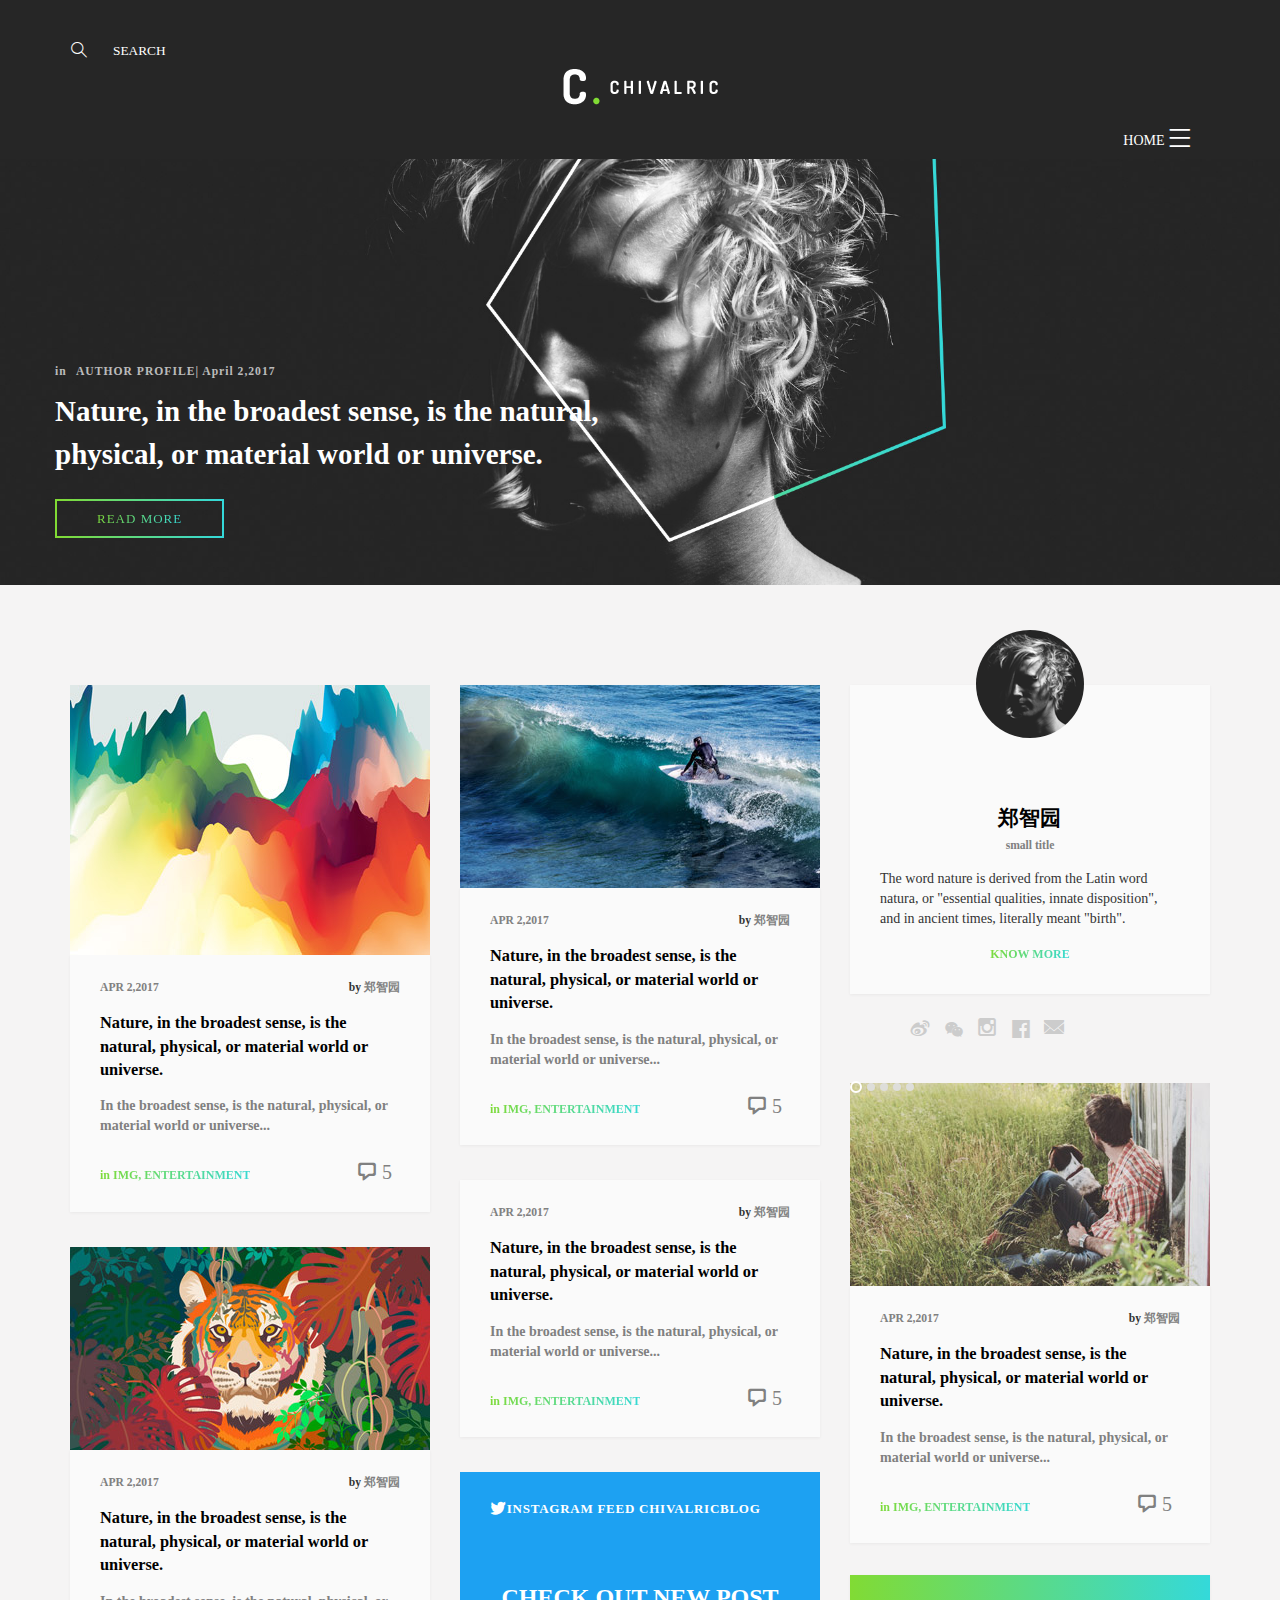
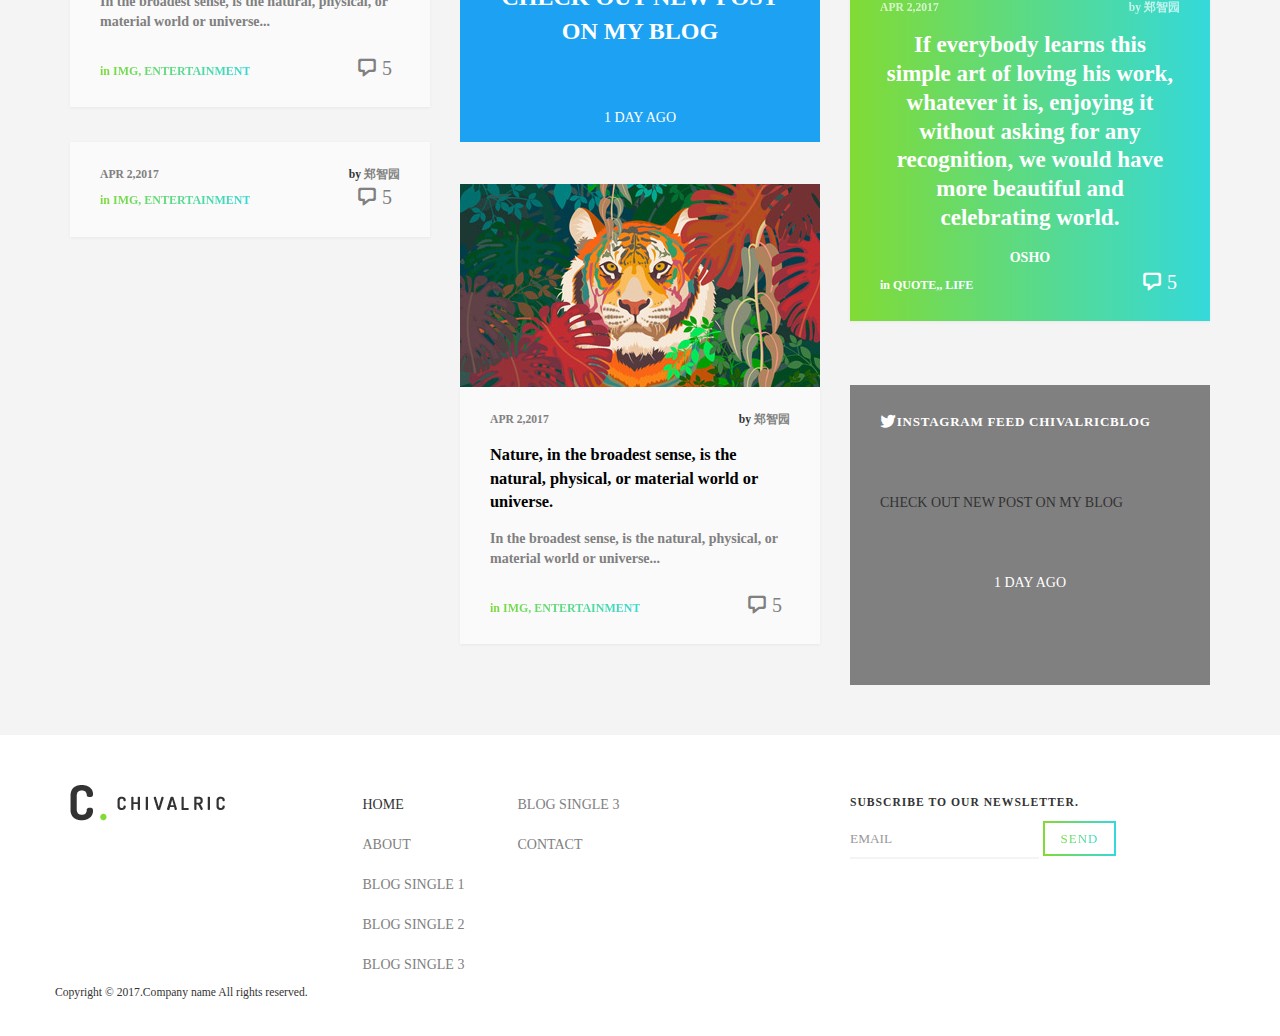
<file: index.html>
<!DOCTYPE html>
<html lang="en">
    <head>
        <meta charset="utf-8">
        <link rel="stylesheet" href="css/index.css">
        <link rel="stylesheet" href="css/12栅格化.css">
        <link rel="stylesheet" href="font/iconfont.css">
    </head>
    <style type="text/css">
       input{outline:none;}
</style>
    <body>
    
    <header class="header1">
    <div class="container">
    	<div class="top-header">
    		<div class="col-l-4 search col-m-4 " >
    			<form action="#" class="search-form">
    				<div class="input-group">
    					<i class="iconfont icon-search"></i>
    					<input type="search" class="form-control" placeholder="SEARCH" >
    				</div>
    			</form>
    		</div>

    		<div class="col-l-4 text-center col-m-4">
    			<a href="#"><img src="img/logo-white-green.png" alt=""></a>
    		</div>
    	  <div class="col-l-4 menu-trigger col-m-4">
    	  	<span class="activepage">HOME</span>
    	  	<i class="iconfont icon-liebiao
"></i>
    	  </div>
    	</div>
    </div>
    	
    </header>



    <header class="header2">
    <div class="container">
    	<div class="top-header">
    		<div class="col-l-4 search col-m-4 col-s-12 " >
    			<form action="#" class="search-form">
    				<div class="input-group">
    					<i class="iconfont icon-search"></i>
    					<input type="search" class="form-control" placeholder="SEARCH" >
    				</div>
    			</form>
    		</div>

    		<div class="col-l-4 text-center col-m-4 col-s-12 ">
    			<a href="#"><img src="img/logo-white-green.png" alt=""></a>
    		</div>
    	  <div class="col-l-4 menu-trigger col-m-4 col-s-12 ">
    	  	<span class="activepage">HOME</span>
    	  	<i class="iconfont icon-liebiao
"></i>
    	  </div>
    	</div>
    </div>
    	
    </header>


    <section class="banner">
    <div class="owl-prev">
    	<i class="iconfont icon-chevron-copy"></i>
    </div>
    <div class="owl-prev1">
    	<i class="iconfont icon-jiantou"></i>
    </div>
        	<div class="itempost">
        	<img src="img/featured-posts/1.jpg" alt="">
        	<div class="post-content">
        	<div class="container">
        		<h5 class="postmeta">
        		<i>in</i>
        		<a href="#">AUTHOR PROFILE</a>| <a href="#">April 2,2017</a>	</h5>
        		<h2>
        		<a href="#" class="anormal">
        		Nature, in the broadest sense, is the natural, physical, or material world or universe.
        		</a>	
        		</h2>
        		<a href="#" class="btn btn-primary"><span class="btnspan">READ MORE</span></a>
        	</div>
        	</div>
        	</div>

    </section>

    <section class="content-wrap position" >
    	<div class="container">
            <div class="row">
            <article class="col-l-4 post" style="position: absolute; left: 0px; top: 0px;">
    				<div class="post-wrapper">
    					<div class="featured-content">
    						<a href="#">
    							<img src="img/posts/masonry/1.jpg" alt="">
    						</a>
    					</div>
    				</div>
    				<div class="post-excerpt">
    					<h5 class="postmeta">
    						<a href="#" class="date">
    							APR 2,2017
    						</a>
    						<span class="post-author">
    							<i>by</i> <a href="#">郑智园</a>
    						</span>
    					</h5>
    					<h3 class="posttitle">
    						<a href="#">Nature, in the broadest sense, is the natural, physical, or material world or universe.</a></h3>
    						<p>In the broadest sense, is the natural, physical, or material world or universe...</p>
    					    <footer class="row1">
    					    	<h5 class="taxonomy">
    					    		<i>in</i> 
    					    		<a href="#">IMG</a>,
    					    		<a href="#">ENTERTAINMENT</a>
    					    	</h5> <div class="response-count">
    					    	<i class="iconfont icon-duihuakuang"></i> 5
    					    </div>
    					    </footer>
    					   
    				</div>
    			</article>




            <article class="col-l-4 surfing" style="position: absolute; left: 390px; top: 0px;">
    				<div class="post-wrapper ">
    					<div class="featured-content">
    						<a href="#">
    							<img src="img/posts/masonry/2.jpg" alt="">
    						</a>
    					</div>
    				</div>
    				<div class="post-excerpt ">
    					<h5 class="postmeta">
    						<a href="#" class="date">
    							APR 2,2017
    						</a>
    						<span class="post-author">
    							<i>by</i> <a href="#">郑智园</a>
    						</span>
    					</h5>
    					<h3 class="posttitle">
    						<a href="#">Nature, in the broadest sense, is the natural, physical, or material world or universe.</a></h3>
    						<p>In the broadest sense, is the natural, physical, or material world or universe...</p>
    					    <footer class="row1">
    					    	<h5 class="taxonomy">
    					    		<i>in</i> 
    					    		<a href="#">IMG</a>,
    					    		<a href="#">ENTERTAINMENT</a>
    					    	</h5> <div class="response-count">
    					    	<i class="iconfont icon-duihuakuang"></i> 5
    					    </div>
    					    </footer>
    					   
    				</div>
    			</article>
            

            <aside class="col-l-4 widget-author" style="position: absolute; left: 780px; top: 0px;" >
            	<div class="widget-author-inner">
            		<div class="author-avatar">
            			<a href="#">
            			<img src="img/author.png" alt="" class="imgcircle">
            			</a>
            		</div>
            		<a href="#">
            			<h2 class="authorname">
            				郑智园
            			</h2>
            			<h5 class="authortitle">
            				small title
            			</h5>
            			</a>
            			<p>
            				The word nature is derived from the Latin word natura, or "essential qualities, innate disposition", and in ancient times, literally meant "birth".
            			</p>
                        <a href="#" class="know-more">KNOW MORE</a>
            		
            	</div>
            	<ul class="social-nav">
            		<li>
            		<a href="#"><i class="iconfont icon-unie61d"></i></a>
            		</li>
            		<li>
            		<a href="#"><i class="iconfont icon-weixin"></i></a>
            		</li>
            		<li>
            		<a href="#"><i class="iconfont icon-instagram"></i></a>
            		</li>
            		<li>
            		<a href="#"><i class="iconfont icon-facebook"></i></a>
            		</li>
            		<li>
            		<a href="#"><i class="iconfont icon-email"></i></a>
            		</li>
            		
            	</ul>
            </aside>

    		<article class="col-l-4 post-format-video" style="position: absolute; left: 780px; top: 398px;">
    				<div class="owl-controls">
    					<ul>
    						<li></li>
    						<li></li>
    						<li></li>
    						<li></li>
    						<li></li>
    					</ul>
    				</div>
    				<div class="featured-content">
    						<div class="post-wrapper">
    					
    						<a href="#">
    							<img src="img/posts/masonry/3.jpg" alt="">
    						</a>
    					</div>

    				</div>
    				
    				<div class="post-excerpt">
    					<h5 class="postmeta">
    						<a href="#" class="date">
    							APR 2,2017
    						</a>
    						<span class="post-author">
    							<i>by</i> <a href="#">郑智园</a>
    						</span>
    					</h5>
    					<h3 class="posttitle">
    						<a href="#">Nature, in the broadest sense, is the natural, physical, or material world or universe.</a></h3>
    						<p>In the broadest sense, is the natural, physical, or material world or universe...</p>
    					    <footer class="row1">
    					    	<h5 class="taxonomy">
    					    		<i>in</i> 
    					    		<a href="#">IMG</a>,
    					    		<a href="#">ENTERTAINMENT</a>
    					    	</h5> <div class="response-count">
    					    	<i class="iconfont icon-duihuakuang"></i> 5
    					    </div>
    					    </footer>
    					   
    				</div>
    			</article>
    			<article class="col-l-4 post-format-gallery" style="position: absolute; left: 0px; top: 562px;">
    				<div class="post-wrapper">
    					<div class="featured-content">
    						<a href="#">
    							<img src="img/posts/masonry/4.jpg" alt="">
    						</a>
    					</div>
    				</div>
    				<div class="post-excerpt">
    					<h5 class="postmeta">
    						<a href="#" class="date">
    							APR 2,2017
    						</a>
    						<span class="post-author">
    							<i>by</i> <a href="#">郑智园</a>
    						</span>
    					</h5>
    					<h3 class="posttitle">
    						<a href="#">Nature, in the broadest sense, is the natural, physical, or material world or universe.</a></h3>
    						<p>In the broadest sense, is the natural, physical, or material world or universe...</p>
    					    <footer class="row1">
    					    	<h5 class="taxonomy">
    					    		<i>in</i> 
    					    		<a href="#">IMG</a>,
    					    		<a href="#">ENTERTAINMENT</a>
    					    	</h5> <div class="response-count">
    					    	<i class="iconfont icon-duihuakuang"></i> 5
    					    </div>
    					    </footer>
    					   
    				</div>
    			</article>
    			<article class="col-l-4 post-format-text" style="position: absolute; left: 390px; top: 495px;">
    				<div class="post-excerpt">
    					<h5 class="postmeta">
    						<a href="#" class="date">
    							APR 2,2017
    						</a>
    						<span class="post-author">
    							<i>by</i> <a href="#">郑智园</a>
    						</span>
    					</h5>
    					<h3 class="posttitle">
    						<a href="#">Nature, in the broadest sense, is the natural, physical, or material world or universe.</a></h3>
    						<p>In the broadest sense, is the natural, physical, or material world or universe...</p>
    					    <footer class="row1">
    					    	<h5 class="taxonomy">
    					    		<i>in</i> 
    					    		<a href="#">IMG</a>,
    					    		<a href="#">ENTERTAINMENT</a>
    					    	</h5> <div class="response-count">
    					    	<i class="iconfont icon-duihuakuang"></i> 5
    					    </div>
    					    </footer>
    					   
    				</div>
    			</article>
    			
    			<article class="col-l-4 post-format-quote" style="position: absolute; left: 780px; top: 890px;">
    				<div class="post-excerpt">
    					<h5 class="postmeta">
    						<a href="#" class="date">
    							APR 2,2017
    						</a>
    						<span class="post-author">
    							<i>by</i> <a href="#">郑智园</a>
    						</span>
    					</h5>
    					<h3 class="posttitle">
    						If everybody learns this simple art of loving his work, whatever it is, enjoying it without asking for any recognition, we would have more beautiful and celebrating world.</h3>
    						<h5 class="quotemaker"><a href="#">osho</a></h5>
    						
    					    <footer class="row1">
    					    	<h5 class="taxonomy">
    					    		<i>in</i> 
    					    		<a href="#">QUOTE,</a>,
    					    		<a href="#">LIFE</a>
    					    	</h5> <div class="response-count">
    					    	<i class="iconfont icon-duihuakuang"></i> 5
    					    </div>
    					    </footer>
    					   
    				</div>
    			</article>	
    			<aside class="col-l-4 widget-twitter" style="position: absolute; left: 390px; top: 787px;">
        	<div class="widget-twitter-inner">
        		<h5 class="widget-meta">
        			<i class="iconfont icon-Twitter"></i>instagram feed chivalricblog
        		</h5>
        		<div class="tweet-texts">
        			<br><br><br>
        			<p>Check out new post on my blog</p>
        		</div>
        		<div class="timepast">
        			<br><br><br>1 DAY AGO
        		</div>
        	</div>
        </aside>
    			<article class="col-l-4 post-format-link" style="position: absolute; left: 0px; top: 1057px;" >
    				<div class="post-excerpt">
    					<h5 class="postmeta">
    						<a href="#" class="date">
    							APR 2,2017
    						</a>
    						<span class="post-author">
    							<i>by</i> <a href="#">郑智园</a>
    						</span>
    					</h5>
    					    <footer class="row1">
    					    	<h5 class="taxonomy">
    					    		<i>in</i> 
    					    		<a href="#">IMG</a>,
    					    		<a href="#">ENTERTAINMENT</a>
    					    	</h5> <div class="response-count">
    					    	<i class="iconfont icon-duihuakuang"></i> 5
    					    </div>
    					    </footer>
    					   
    				</div>
    			</article>

        


    	
        <article class="col-l-4 post-tiger" style="position: absolute; left: 390px; top: 1099px;">
    				<div class="post-wrapper ">
    					<div class="featured-content">
    						<a href="#">
    							<img src="img/posts/masonry/4.jpg" alt="">
    						</a>
    					</div>
    				</div>
    				<div class="post-excerpt ">
    					<h5 class="postmeta">
    						<a href="#" class="date">
    							APR 2,2017
    						</a>
    						<span class="post-author">
    							<i>by</i> <a href="#">郑智园</a>
    						</span>
    					</h5>
    					<h3 class="posttitle">
    						<a href="#">Nature, in the broadest sense, is the natural, physical, or material world or universe.</a></h3>
    						<p>In the broadest sense, is the natural, physical, or material world or universe...</p>
    					    <footer class="row1">
    					    	<h5 class="taxonomy">
    					    		<i>in</i> 
    					    		<a href="#">IMG</a>,
    					    		<a href="#">ENTERTAINMENT</a>
    					    	</h5> <div class="response-count">
    					    	<i class="iconfont icon-duihuakuang"></i> 5
    					    </div>
    					    </footer>
    					   
    				</div>
    			</article>
    			<aside class="col-l-4 widget-instagram" style="position: absolute; left: 780px; top: 1300px;" >
        	<div class="widget-instagram-inner">
        		<h5 class="widget-meta">
        			<i class="iconfont icon-Twitter"></i>instagram feed chivalricblog
        		</h5>
        		<div class="tweet-texts">
        			<br><br><br>
        			<p>Check out new post on my blog</p>
        		</div>
        		<div class="timepast">
        			<br><br><br>1 DAY AGO
        		</div>
        	</div>
        </aside>

    		</div>
    		
    			
    		
    	</div>
    </section>






     <section class="content-wrap reposition1">
    	<div class="container">
            <div class="row">
            <article class="col-l-4 post" style="position: absolute; left: 0px; top: 0px;">
    				<div class="post-wrapper">
    					<div class="featured-content">
    						<a href="#">
    							<img src="img/posts/masonry/1.jpg" alt="">
    						</a>
    					</div>
    				</div>
    				<div class="post-excerpt">
    					<h5 class="postmeta">
    						<a href="#" class="date">
    							APR 2,2017
    						</a>
    						<span class="post-author">
    							<i>by</i> <a href="#">郑智园</a>
    						</span>
    					</h5>
    					<h3 class="posttitle">
    						<a href="#">Nature, in the broadest sense, is the natural, physical, or material world or universe.</a></h3>
    						<p>In the broadest sense, is the natural, physical, or material world or universe...</p>
    					    <footer class="row1">
    					    	<h5 class="taxonomy">
    					    		<i>in</i> 
    					    		<a href="#">IMG</a>,
    					    		<a href="#">ENTERTAINMENT</a>
    					    	</h5> <div class="response-count">
    					    	<i class="iconfont icon-duihuakuang"></i> 5
    					    </div>
    					    </footer>
    					   
    				</div>
    			</article>




            <article class="col-l-4 surfing" style="position: absolute; left: 323px; top: 0px;">
    				<div class="post-wrapper ">
    					<div class="featured-content">
    						<a href="#">
    							<img src="img/posts/masonry/2.jpg" alt="">
    						</a>
    					</div>
    				</div>
    				<div class="post-excerpt ">
    					<h5 class="postmeta">
    						<a href="#" class="date">
    							APR 2,2017
    						</a>
    						<span class="post-author">
    							<i>by</i> <a href="#">郑智园</a>
    						</span>
    					</h5>
    					<h3 class="posttitle">
    						<a href="#">Nature, in the broadest sense, is the natural, physical, or material world or universe.</a></h3>
    						<p>In the broadest sense, is the natural, physical, or material world or universe...</p>
    					    <footer class="row1">
    					    	<h5 class="taxonomy">
    					    		<i>in</i> 
    					    		<a href="#">IMG</a>,
    					    		<a href="#">ENTERTAINMENT</a>
    					    	</h5> <div class="response-count">
    					    	<i class="iconfont icon-duihuakuang"></i> 5
    					    </div>
    					    </footer>
    					   
    				</div>
    			</article>
            

            <aside class="col-l-4 widget-author" style="position: absolute; left: 646px; top: 0px;" >
            	<div class="widget-author-inner">
            		<div class="author-avatar">
            			<a href="#">
            			<img src="img/author.png" alt="" class="imgcircle">
            			</a>
            		</div>
            		<a href="#">
            			<h2 class="authorname">
            				郑智园
            			</h2>
            			<h5 class="authortitle">
            				small title
            			</h5>
            			</a>
            			<p>
            				The word nature is derived from the Latin word natura, or "essential qualities, innate disposition", and in ancient times, literally meant "birth".
            			</p>
                        <a href="#" class="know-more">KNOW MORE</a>
            		
            	</div>
            	<ul class="social-nav">
            		<li>
            		<a href="#"><i class="iconfont icon-unie61d"></i></a>
            		</li>
            		<li>
            		<a href="#"><i class="iconfont icon-weixin"></i></a>
            		</li>
            		<li>
            		<a href="#"><i class="iconfont icon-instagram"></i></a>
            		</li>
            		<li>
            		<a href="#"><i class="iconfont icon-facebook"></i></a>
            		</li>
            		<li>
            		<a href="#"><i class="iconfont icon-email"></i></a>
            		</li>
            		
            	</ul>
            </aside>

    		<article class="col-l-4 post-format-video" style="position: absolute; left: 646px; top: 419px;">
    				<div class="owl-controls">
    					<ul>
    						<li></li>
    						<li></li>
    						<li></li>
    						<li></li>
    						<li></li>
    					</ul>
    				</div>
    				<div class="featured-content">
    						<div class="post-wrapper">
    					
    						<a href="#">
    							<img src="img/posts/masonry/3.jpg" alt="">
    						</a>
    					</div>

    				</div>
    				
    				<div class="post-excerpt">
    					<h5 class="postmeta">
    						<a href="#" class="date">
    							APR 2,2017
    						</a>
    						<span class="post-author">
    							<i>by</i> <a href="#">郑智园</a>
    						</span>
    					</h5>
    					<h3 class="posttitle">
    						<a href="#">Nature, in the broadest sense, is the natural, physical, or material world or universe.</a></h3>
    						<p>In the broadest sense, is the natural, physical, or material world or universe...</p>
    					    <footer class="row1">
    					    	<h5 class="taxonomy">
    					    		<i>in</i> 
    					    		<a href="#">IMG</a>,
    					    		<a href="#">ENTERTAINMENT</a>
    					    	</h5> <div class="response-count">
    					    	<i class="iconfont icon-duihuakuang"></i> 5
    					    </div>
    					    </footer>
    					   
    				</div>
    			</article>
    			<article class="col-l-4 post-format-gallery" style="position: absolute; left: 0px; top: 592px;">
    				<div class="post-wrapper">
    					<div class="featured-content">
    						<a href="#">
    							<img src="img/posts/masonry/4.jpg" alt="">
    						</a>
    					</div>
    				</div>
    				<div class="post-excerpt">
    					<h5 class="postmeta">
    						<a href="#" class="date">
    							APR 2,2017
    						</a>
    						<span class="post-author">
    							<i>by</i> <a href="#">郑智园</a>
    						</span>
    					</h5>
    					<h3 class="posttitle">
    						<a href="#">Nature, in the broadest sense, is the natural, physical, or material world or universe.</a></h3>
    						<p>In the broadest sense, is the natural, physical, or material world or universe...</p>
    					    <footer class="row1">
    					    	<h5 class="taxonomy">
    					    		<i>in</i> 
    					    		<a href="#">IMG</a>,
    					    		<a href="#">ENTERTAINMENT</a>
    					    	</h5> <div class="response-count">
    					    	<i class="iconfont icon-duihuakuang"></i> 5
    					    </div>
    					    </footer>
    					   
    				</div>
    			</article>
    			<article class="col-l-4 post-format-text" style="position: absolute; left: 323px; top: 536px;">
    				<div class="post-excerpt">
    					<h5 class="postmeta">
    						<a href="#" class="date">
    							APR 2,2017
    						</a>
    						<span class="post-author">
    							<i>by</i> <a href="#">郑智园</a>
    						</span>
    					</h5>
    					<h3 class="posttitle">
    						<a href="#">Nature, in the broadest sense, is the natural, physical, or material world or universe.</a></h3>
    						<p>In the broadest sense, is the natural, physical, or material world or universe...</p>
    					    <footer class="row1">
    					    	<h5 class="taxonomy">
    					    		<i>in</i> 
    					    		<a href="#">IMG</a>,
    					    		<a href="#">ENTERTAINMENT</a>
    					    	</h5> <div class="response-count">
    					    	<i class="iconfont icon-duihuakuang"></i> 5
    					    </div>
    					    </footer>
    					   
    				</div>
    			</article>
    			
    			<article class="col-l-4 post-format-quote" style="position: absolute; left: 646px; top: 953px;">
    				<div class="post-excerpt">
    					<h5 class="postmeta">
    						<a href="#" class="date">
    							APR 2,2017
    						</a>
    						<span class="post-author">
    							<i>by</i> <a href="#">郑智园</a>
    						</span>
    					</h5>
    					<h3 class="posttitle">
    						If everybody learns this simple art of loving his work, whatever it is, enjoying it without asking for any recognition, we would have more beautiful and celebrating world.</h3>
    						<h5 class="quotemaker"><a href="#">osho</a></h5>
    						
    					    <footer class="row1">
    					    	<h5 class="taxonomy">
    					    		<i>in</i> 
    					    		<a href="#">QUOTE,</a>,
    					    		<a href="#">LIFE</a>
    					    	</h5> <div class="response-count">
    					    	<i class="iconfont icon-duihuakuang"></i> 5
    					    </div>
    					    </footer>
    					   
    				</div>
    			</article>	
    			<aside class="col-l-4 widget-twitter" style="position: absolute; left: 323px; top: 897px;">
        	<div class="widget-twitter-inner">
        		<h5 class="widget-meta">
        			<i class="iconfont icon-Twitter"></i>instagram feed chivalricblog
        		</h5>
        		<div class="tweet-texts">
        			<br><br><br>
        			<p>Check out new post on my blog</p>
        		</div>
        		<div class="timepast">
        			<br><br><br>1 DAY AGO
        		</div>
        	</div>
        </aside>
    			<article class="col-l-4 post-format-link" style="position: absolute; left: 0px; top: 1067px;" >
    				<div class="post-excerpt">
    					<h5 class="postmeta">
    						<a href="#" class="date">
    							APR 2,2017
    						</a>
    						<span class="post-author">
    							<i>by</i> <a href="#">郑智园</a>
    						</span>
    					</h5>
    					    <footer class="row1">
    					    	<h5 class="taxonomy">
    					    		<i>in</i> 
    					    		<a href="#">IMG</a>,
    					    		<a href="#">ENTERTAINMENT</a>
    					    	</h5> <div class="response-count">
    					    	<i class="iconfont icon-duihuakuang"></i> 5
    					    </div>
    					    </footer>
    					   
    				</div>
    			</article>

        


    	
        <article class="col-l-4 post-tiger" style="position: absolute; left: 323px; top: 19px;">
    				<div class="post-wrapper ">
    					<div class="featured-content">
    						<a href="#">
    							<img src="img/posts/masonry/4.jpg" alt="">
    						</a>
    					</div>
    				</div>
    				<div class="post-excerpt ">
    					<h5 class="postmeta">
    						<a href="#" class="date">
    							APR 2,2017
    						</a>
    						<span class="post-author">
    							<i>by</i> <a href="#">郑智园</a>
    						</span>
    					</h5>
    					<h3 class="posttitle">
    						<a href="#">Nature, in the broadest sense, is the natural, physical, or material world or universe.</a></h3>
    						<p>In the broadest sense, is the natural, physical, or material world or universe...</p>
    					    <footer class="row1">
    					    	<h5 class="taxonomy">
    					    		<i>in</i> 
    					    		<a href="#">IMG</a>,
    					    		<a href="#">ENTERTAINMENT</a>
    					    	</h5> <div class="response-count">
    					    	<i class="iconfont icon-duihuakuang"></i> 5
    					    </div>
    					    </footer>
    					   
    				</div>
    			</article>
    			<aside class="col-l-4 widget-instagram" style="position: absolute; left: 0px; top: 1231px;" >
        	<div class="widget-instagram-inner">
        		<h5 class="widget-meta">
        			<i class="iconfont icon-Twitter"></i>instagram feed chivalricblog
        		</h5>
        		<div class="tweet-texts">
        			<br><br><br>
        			<p>Check out new post on my blog</p>
        		</div>
        		<div class="timepast">
        			<br><br><br>1 DAY AGO
        		</div>
        	</div>
        </aside>

    		</div>
    		
    			
    		
    	</div>
    </section>




    <section class="content-wrap reposition2">
    	<div class="container">
            <div class="row">
            <article class="col-l-6 post" style="position: absolute; left: 0px; top: 0px;">
    				<div class="post-wrapper">
    					<div class="featured-content">
    						<a href="#">
    							<img src="img/posts/masonry/1.jpg" alt="">
    						</a>
    					</div>
    				</div>
    				<div class="post-excerpt">
    					<h5 class="postmeta">
    						<a href="#" class="date">
    							APR 2,2017
    						</a>
    						<span class="post-author">
    							<i>by</i> <a href="#">郑智园</a>
    						</span>
    					</h5>
    					<h3 class="posttitle">
    						<a href="#">Nature, in the broadest sense, is the natural, physical, or material world or universe.</a></h3>
    						<p>In the broadest sense, is the natural, physical, or material world or universe...</p>
    					    <footer class="row1">
    					    	<h5 class="taxonomy">
    					    		<i>in</i> 
    					    		<a href="#">IMG</a>,
    					    		<a href="#">ENTERTAINMENT</a>
    					    	</h5> <div class="response-count">
    					    	<i class="iconfont icon-duihuakuang"></i> 5
    					    </div>
    					    </footer>
    					   
    				</div>
    			</article>




            <article class="col-l-6 surfing" style="position: absolute; left: 375px; top: 0px;">
    				<div class="post-wrapper ">
    					<div class="featured-content">
    						<a href="#">
    							<img src="img/posts/masonry/2.jpg" alt="">
    						</a>
    					</div>
    				</div>
    				<div class="post-excerpt ">
    					<h5 class="postmeta">
    						<a href="#" class="date">
    							APR 2,2017
    						</a>
    						<span class="post-author">
    							<i>by</i> <a href="#">郑智园</a>
    						</span>
    					</h5>
    					<h3 class="posttitle">
    						<a href="#">Nature, in the broadest sense, is the natural, physical, or material world or universe.</a></h3>
    						<p>In the broadest sense, is the natural, physical, or material world or universe...</p>
    					    <footer class="row1">
    					    	<h5 class="taxonomy">
    					    		<i>in</i> 
    					    		<a href="#">IMG</a>,
    					    		<a href="#">ENTERTAINMENT</a>
    					    	</h5> <div class="response-count">
    					    	<i class="iconfont icon-duihuakuang"></i> 5
    					    </div>
    					    </footer>
    					   
    				</div>
    			</article>
            

            <aside class="col-l-6 widget-author" style="position: absolute; left: 375px; top: 556px;" >
            	<div class="widget-author-inner">
            		<div class="author-avatar">
            			<a href="#">
            			<img src="img/author.png" alt="" class="imgcircle">
            			</a>
            		</div>
            		<a href="#">
            			<h2 class="authorname">
            				郑智园
            			</h2>
            			<h5 class="authortitle">
            				small title
            			</h5>
            			</a>
            			<p>
            				The word nature is derived from the Latin word natura, or "essential qualities, innate disposition", and in ancient times, literally meant "birth".
            			</p>
                        <a href="#" class="know-more">KNOW MORE</a>
            		
            	</div>
            	<ul class="social-nav">
            		<li>
            		<a href="#"><i class="iconfont icon-unie61d"></i></a>
            		</li>
            		<li>
            		<a href="#"><i class="iconfont icon-weixin"></i></a>
            		</li>
            		<li>
            		<a href="#"><i class="iconfont icon-instagram"></i></a>
            		</li>
            		<li>
            		<a href="#"><i class="iconfont icon-facebook"></i></a>
            		</li>
            		<li>
            		<a href="#"><i class="iconfont icon-email"></i></a>
            		</li>
            		
            	</ul>
            </aside>

    		<article class="col-l-6 post-format-video" style="position: absolute; left: 0px; top: 580px;">
    				<div class="owl-controls">
    					<ul>
    						<li></li>
    						<li></li>
    						<li></li>
    						<li></li>
    						<li></li>
    					</ul>
    				</div>
    				<div class="featured-content">
    						<div class="post-wrapper">
    					
    						<a href="#">
    							<img src="img/posts/masonry/3.jpg" alt="">
    						</a>
    					</div>

    				</div>
    				
    				<div class="post-excerpt">
    					<h5 class="postmeta">
    						<a href="#" class="date">
    							APR 2,2017
    						</a>
    						<span class="post-author">
    							<i>by</i> <a href="#">郑智园</a>
    						</span>
    					</h5>
    					<h3 class="posttitle">
    						<a href="#">Nature, in the broadest sense, is the natural, physical, or material world or universe.</a></h3>
    						<p>In the broadest sense, is the natural, physical, or material world or universe...</p>
    					    <footer class="row1">
    					    	<h5 class="taxonomy">
    					    		<i>in</i> 
    					    		<a href="#">IMG</a>,
    					    		<a href="#">ENTERTAINMENT</a>
    					    	</h5> <div class="response-count">
    					    	<i class="iconfont icon-duihuakuang"></i> 5
    					    </div>
    					    </footer>
    					   
    				</div>
    			</article>
    			<article class="col-l-6 post-format-gallery" style="position: absolute; left: 0px; top: 1045px;">
    				<div class="post-wrapper">
    					<div class="featured-content">
    						<a href="#">
    							<img src="img/posts/masonry/4.jpg" alt="">
    						</a>
    					</div>
    				</div>
    				<div class="post-excerpt">
    					<h5 class="postmeta">
    						<a href="#" class="date">
    							APR 2,2017
    						</a>
    						<span class="post-author">
    							<i>by</i> <a href="#">郑智园</a>
    						</span>
    					</h5>
    					<h3 class="posttitle">
    						<a href="#">Nature, in the broadest sense, is the natural, physical, or material world or universe.</a></h3>
    						<p>In the broadest sense, is the natural, physical, or material world or universe...</p>
    					    <footer class="row1">
    					    	<h5 class="taxonomy">
    					    		<i>in</i> 
    					    		<a href="#">IMG</a>,
    					    		<a href="#">ENTERTAINMENT</a>
    					    	</h5> <div class="response-count">
    					    	<i class="iconfont icon-duihuakuang"></i> 5
    					    </div>
    					    </footer>
    					   
    				</div>
    			</article>
    			<article class="col-l-6 post-format-text" style="position: absolute; left: 375px; top: 954px;">
    				<div class="post-excerpt">
    					<h5 class="postmeta">
    						<a href="#" class="date">
    							APR 2,2017
    						</a>
    						<span class="post-author">
    							<i>by</i> <a href="#">郑智园</a>
    						</span>
    					</h5>
    					<h3 class="posttitle">
    						<a href="#">Nature, in the broadest sense, is the natural, physical, or material world or universe.</a></h3>
    						<p>In the broadest sense, is the natural, physical, or material world or universe...</p>
    					    <footer class="row1">
    					    	<h5 class="taxonomy">
    					    		<i>in</i> 
    					    		<a href="#">IMG</a>,
    					    		<a href="#">ENTERTAINMENT</a>
    					    	</h5> <div class="response-count">
    					    	<i class="iconfont icon-duihuakuang"></i> 5
    					    </div>
    					    </footer>
    					   
    				</div>
    			</article>
    			
    			<article class="col-l-6 post-format-quote" style="position: absolute; left:375px; top: 1270px;">
    				<div class="post-excerpt">
    					<h5 class="postmeta">
    						<a href="#" class="date">
    							APR 2,2017
    						</a>
    						<span class="post-author">
    							<i>by</i> <a href="#">郑智园</a>
    						</span>
    					</h5>
    					<h3 class="posttitle">
    						If everybody learns this simple art of loving his work, whatever it is, enjoying it without asking for any recognition, we would have more beautiful and celebrating world.</h3>
    						<h5 class="quotemaker"><a href="#">osho</a></h5>
    						
    					    <footer class="row1">
    					    	<h5 class="taxonomy">
    					    		<i>in</i> 
    					    		<a href="#">QUOTE,</a>,
    					    		<a href="#">LIFE</a>
    					    	</h5> <div class="response-count">
    					    	<i class="iconfont icon-duihuakuang"></i> 5
    					    </div>
    					    </footer>
    					   
    				</div>
    			</article>	
    			<aside class="col-l-6 widget-twitter" style="position: absolute; left: 375px; top: 1700px;">
        	<div class="widget-twitter-inner">
        		<h5 class="widget-meta">
        			<i class="iconfont icon-Twitter"></i>instagram feed chivalricblog
        		</h5>
        		<div class="tweet-texts">
        			<br><br><br>
        			<p>Check out new post on my blog</p>
        		</div>
        		<div class="timepast">
        			<br><br><br>1 DAY AGO
        		</div>
        	</div>
        </aside>
    			<article class="col-l-6 post-format-link" style="position: absolute; left: 0px; top: 1565px;" >
    				<div class="post-excerpt">
    					<h5 class="postmeta">
    						<a href="#" class="date">
    							APR 2,2017
    						</a>
    						<span class="post-author">
    							<i>by</i> <a href="#">郑智园</a>
    						</span>
    					</h5>
    					    <footer class="row1">
    					    	<h5 class="taxonomy">
    					    		<i>in</i> 
    					    		<a href="#">IMG</a>,
    					    		<a href="#">ENTERTAINMENT</a>
    					    	</h5> <div class="response-count">
    					    	<i class="iconfont icon-duihuakuang"></i> 5
    					    </div>
    					    </footer>
    					   
    				</div>
    			</article>

        


    	
        <article class="col-l-6 post-tiger" style="position: absolute; left: 0px; top: 1730px;">
    				<div class="post-wrapper ">
    					<div class="featured-content">
    						<a href="#">
    							<img src="img/posts/masonry/4.jpg" alt="">
    						</a>
    					</div>
    				</div>
    				<div class="post-excerpt ">
    					<h5 class="postmeta">
    						<a href="#" class="date">
    							APR 2,2017
    						</a>
    						<span class="post-author">
    							<i>by</i> <a href="#">郑智园</a>
    						</span>
    					</h5>
    					<h3 class="posttitle">
    						<a href="#">Nature, in the broadest sense, is the natural, physical, or material world or universe.</a></h3>
    						<p>In the broadest sense, is the natural, physical, or material world or universe...</p>
    					    <footer class="row1">
    					    	<h5 class="taxonomy">
    					    		<i>in</i> 
    					    		<a href="#">IMG</a>,
    					    		<a href="#">ENTERTAINMENT</a>
    					    	</h5> <div class="response-count">
    					    	<i class="iconfont icon-duihuakuang"></i> 5
    					    </div>
    					    </footer>
    					   
    				</div>
    	</article>
    			
    	<aside class="col-l-6 widget-instagram" style="position: absolute; left: 375px; top: 2009px;" >
        	<div class="widget-instagram-inner">
        		<h5 class="widget-meta">
        			<i class="iconfont icon-Twitter"></i>instagram feed chivalricblog
        		</h5>
        		<div class="tweet-texts">
        			<br><br><br>
        			<p>Check out new post on my blog</p>
        		</div>
        		<div class="timepast">
        			<br><br><br>1 DAY AGO
        		</div>
        	</div>
        </aside>

    		</div>
    		
    			
    		
    	</div>
    </section>




    <section class="content-wrap reposition3">
    	<div class="container">
            <div class="row">
            <article class="col-l-6 post" style="position: absolute; left: 0px; top: 0px;">
    				<div class="post-wrapper">
    					<div class="featured-content">
    						<a href="#">
    							<img src="img/posts/masonry/1.jpg" alt="">
    						</a>
    					</div>
    				</div>
    				<div class="post-excerpt">
    					<h5 class="postmeta">
    						<a href="#" class="date">
    							APR 2,2017
    						</a>
    						<span class="post-author">
    							<i>by</i> <a href="#">郑智园</a>
    						</span>
    					</h5>
    					<h3 class="posttitle">
    						<a href="#">Nature, in the broadest sense, is the natural, physical, or material world or universe.</a></h3>
    						<p>In the broadest sense, is the natural, physical, or material world or universe...</p>
    					    <footer class="row1">
    					    	<h5 class="taxonomy">
    					    		<i>in</i> 
    					    		<a href="#">IMG</a>,
    					    		<a href="#">ENTERTAINMENT</a>
    					    	</h5> <div class="response-count">
    					    	<i class="iconfont icon-duihuakuang"></i> 5
    					    </div>
    					    </footer>
    					   
    				</div>
    			</article>




            <article class="col-l-6 surfing" style="position: absolute; left: 50%; top: 0px;">
    				<div class="post-wrapper ">
    					<div class="featured-content">
    						<a href="#">
    							<img src="img/posts/masonry/2.jpg" alt="">
    						</a>
    					</div>
    				</div>
    				<div class="post-excerpt ">
    					<h5 class="postmeta">
    						<a href="#" class="date">
    							APR 2,2017
    						</a>
    						<span class="post-author">
    							<i>by</i> <a href="#">郑智园</a>
    						</span>
    					</h5>
    					<h3 class="posttitle">
    						<a href="#">Nature, in the broadest sense, is the natural, physical, or material world or universe.</a></h3>
    						<p>In the broadest sense, is the natural, physical, or material world or universe...</p>
    					    <footer class="row1">
    					    	<h5 class="taxonomy">
    					    		<i>in</i> 
    					    		<a href="#">IMG</a>,
    					    		<a href="#">ENTERTAINMENT</a>
    					    	</h5> <div class="response-count">
    					    	<i class="iconfont icon-duihuakuang"></i> 5
    					    </div>
    					    </footer>
    					   
    				</div>
    			</article>
            

            <aside class="col-l-6 widget-author" style="position: absolute; left: 50%; top: 23%;" >
            	<div class="widget-author-inner">
            		<div class="author-avatar">
            			<a href="#">
            			<img src="img/author.png" alt="" class="imgcircle">
            			</a>
            		</div>
            		<a href="#">
            			<h2 class="authorname">
            				郑智园
            			</h2>
            			<h5 class="authortitle">
            				small title
            			</h5>
            			</a>
            			<p>
            				The word nature is derived from the Latin word natura, or "essential qualities, innate disposition", and in ancient times, literally meant "birth".
            			</p>
                        <a href="#" class="know-more">KNOW MORE</a>
            		
            	</div>
            	<ul class="social-nav">
            		<li>
            		<a href="#"><i class="iconfont icon-unie61d"></i></a>
            		</li>
            		<li>
            		<a href="#"><i class="iconfont icon-weixin"></i></a>
            		</li>
            		<li>
            		<a href="#"><i class="iconfont icon-instagram"></i></a>
            		</li>
            		<li>
            		<a href="#"><i class="iconfont icon-facebook"></i></a>
            		</li>
            		<li>
            		<a href="#"><i class="iconfont icon-email"></i></a>
            		</li>
            		
            	</ul>
            </aside>

    		<article class="col-l-6 post-format-video" style="position: absolute; left: 0px; top: 24%;">
    				<div class="owl-controls">
    					<ul>
    						<li></li>
    						<li></li>
    						<li></li>
    						<li></li>
    						<li></li>
    					</ul>
    				</div>
    				<div class="featured-content">
    						<div class="post-wrapper">
    					
    						<a href="#">
    							<img src="img/posts/masonry/3.jpg" alt="">
    						</a>
    					</div>

    				</div>
    				
    				<div class="post-excerpt">
    					<h5 class="postmeta">
    						<a href="#" class="date">
    							APR 2,2017
    						</a>
    						<span class="post-author">
    							<i>by</i> <a href="#">郑智园</a>
    						</span>
    					</h5>
    					<h3 class="posttitle">
    						<a href="#">Nature, in the broadest sense, is the natural, physical, or material world or universe.</a></h3>
    						<p>In the broadest sense, is the natural, physical, or material world or universe...</p>
    					    <footer class="row1">
    					    	<h5 class="taxonomy">
    					    		<i>in</i> 
    					    		<a href="#">IMG</a>,
    					    		<a href="#">ENTERTAINMENT</a>
    					    	</h5> <div class="response-count">
    					    	<i class="iconfont icon-duihuakuang"></i> 5
    					    </div>
    					    </footer>
    					   
    				</div>
    			</article>
    			<article class="col-l-6 post-format-gallery" style="position: absolute; left: 0px; top: 45.5%;">
    				<div class="post-wrapper">
    					<div class="featured-content">
    						<a href="#">
    							<img src="img/posts/masonry/4.jpg" alt="">
    						</a>
    					</div>
    				</div>
    				<div class="post-excerpt">
    					<h5 class="postmeta">
    						<a href="#" class="date">
    							APR 2,2017
    						</a>
    						<span class="post-author">
    							<i>by</i> <a href="#">郑智园</a>
    						</span>
    					</h5>
    					<h3 class="posttitle">
    						<a href="#">Nature, in the broadest sense, is the natural, physical, or material world or universe.</a></h3>
    						<p>In the broadest sense, is the natural, physical, or material world or universe...</p>
    					    <footer class="row1">
    					    	<h5 class="taxonomy">
    					    		<i>in</i> 
    					    		<a href="#">IMG</a>,
    					    		<a href="#">ENTERTAINMENT</a>
    					    	</h5> <div class="response-count">
    					    	<i class="iconfont icon-duihuakuang"></i> 5
    					    </div>
    					    </footer>
    					   
    				</div>
    			</article>
    			<article class="col-l-6 post-format-text" style="position: absolute; left: 50%; top: 40%;">
    				<div class="post-excerpt">
    					<h5 class="postmeta">
    						<a href="#" class="date">
    							APR 2,2017
    						</a>
    						<span class="post-author">
    							<i>by</i> <a href="#">郑智园</a>
    						</span>
    					</h5>
    					<h3 class="posttitle">
    						<a href="#">Nature, in the broadest sense, is the natural, physical, or material world or universe.</a></h3>
    						<p>In the broadest sense, is the natural, physical, or material world or universe...</p>
    					    <footer class="row1">
    					    	<h5 class="taxonomy">
    					    		<i>in</i> 
    					    		<a href="#">IMG</a>,
    					    		<a href="#">ENTERTAINMENT</a>
    					    	</h5> <div class="response-count">
    					    	<i class="iconfont icon-duihuakuang"></i> 5
    					    </div>
    					    </footer>
    					   
    				</div>
    			</article>
    			
    			<article class="col-l-6 post-format-quote" style="position: absolute; left:50%; top: 54.5%;">
    				<div class="post-excerpt">
    					<h5 class="postmeta">
    						<a href="#" class="date">
    							APR 2,2017
    						</a>
    						<span class="post-author">
    							<i>by</i> <a href="#">郑智园</a>
    						</span>
    					</h5>
    					<h3 class="posttitle">
    						If everybody learns this simple art of loving his work, whatever it is, enjoying it without asking for any recognition, we would have more beautiful and celebrating world.</h3>
    						<h5 class="quotemaker"><a href="#">osho</a></h5>
    						
    					    <footer class="row1">
    					    	<h5 class="taxonomy">
    					    		<i>in</i> 
    					    		<a href="#">QUOTE,</a>,
    					    		<a href="#">LIFE</a>
    					    	</h5> <div class="response-count">
    					    	<i class="iconfont icon-duihuakuang"></i> 5
    					    </div>
    					    </footer>
    					   
    				</div>
    			</article>	
    			<aside class="col-l-6 widget-twitter" style="position: absolute; left: 50%; top: 74.5%;">
        	<div class="widget-twitter-inner">
        		<h5 class="widget-meta">
        			<i class="iconfont icon-Twitter"></i>instagram feed chivalricblog
        		</h5>
        		<div class="tweet-texts">
        			<br><br><br>
        			<p>Check out new post on my blog</p>
        		</div>
        		<div class="timepast">
        			<br><br><br>1 DAY AGO
        		</div>
        	</div>
        </aside>
    			<article class="col-l-6 post-format-link" style="position: absolute; left: 0px; top: 67.5%;" >
    				<div class="post-excerpt">
    					<h5 class="postmeta">
    						<a href="#" class="date">
    							APR 2,2017
    						</a>
    						<span class="post-author">
    							<i>by</i> <a href="#">郑智园</a>
    						</span>
    					</h5>
    					    <footer class="row1">
    					    	<h5 class="taxonomy">
    					    		<i>in</i> 
    					    		<a href="#">IMG</a>,
    					    		<a href="#">ENTERTAINMENT</a>
    					    	</h5> <div class="response-count">
    					    	<i class="iconfont icon-duihuakuang"></i> 5
    					    </div>
    					    </footer>
    					   
    				</div>
    			</article>

        


    	
        <article class="col-l-6 post-tiger" style="position: absolute; left: 0px; top: 74.5%;">
    				<div class="post-wrapper ">
    					<div class="featured-content">
    						<a href="#">
    							<img src="img/posts/masonry/4.jpg" alt="">
    						</a>
    					</div>
    				</div>
    				<div class="post-excerpt ">
    					<h5 class="postmeta">
    						<a href="#" class="date">
    							APR 2,2017
    						</a>
    						<span class="post-author">
    							<i>by</i> <a href="#">郑智园</a>
    						</span>
    					</h5>
    					<h3 class="posttitle">
    						<a href="#">Nature, in the broadest sense, is the natural, physical, or material world or universe.</a></h3>
    						<p>In the broadest sense, is the natural, physical, or material world or universe...</p>
    					    <footer class="row1">
    					    	<h5 class="taxonomy">
    					    		<i>in</i> 
    					    		<a href="#">IMG</a>,
    					    		<a href="#">ENTERTAINMENT</a>
    					    	</h5> <div class="response-count">
    					    	<i class="iconfont icon-duihuakuang"></i> 5
    					    </div>
    					    </footer>
    					   
    				</div>
    	</article>
    			
    	<aside class="col-l-6 widget-instagram" style="position: absolute; left: 50%; top:87.5%;" >
        	<div class="widget-instagram-inner">
        		<h5 class="widget-meta">
        			<i class="iconfont icon-Twitter"></i>instagram feed chivalricblog
        		</h5>
        		<div class="tweet-texts">
        			<br><br><br>
        			<p>Check out new post on my blog</p>
        		</div>
        		<div class="timepast">
        			<br><br><br>1 DAY AGO
        		</div>
        	</div>
        </aside>

    		</div>
    		
    			
    		
    	</div>
    </section>



    <section class="content-wrap reposition4">
    	<div class="container">
            <div class="row">
            <article class="col-l-6 post col-s-12" style="position: absolute; left: 0px; top: 0px;">
    				<div class="post-wrapper">
    					<div class="featured-content">
    						<a href="#">
    							<img src="img/posts/masonry/1.jpg" alt="">
    						</a>
    					</div>
    				</div>
    				<div class="post-excerpt">
    					<h5 class="postmeta">
    						<a href="#" class="date">
    							APR 2,2017
    						</a>
    						<span class="post-author">
    							<i>by</i> <a href="#">郑智园</a>
    						</span>
    					</h5>
    					<h3 class="posttitle">
    						<a href="#">Nature, in the broadest sense, is the natural, physical, or material world or universe.</a></h3>
    						<p>In the broadest sense, is the natural, physical, or material world or universe...</p>
    					    <footer class="row1">
    					    	<h5 class="taxonomy">
    					    		<i>in</i> 
    					    		<a href="#">IMG</a>,
    					    		<a href="#">ENTERTAINMENT</a>
    					    	</h5> <div class="response-count">
    					    	<i class="iconfont icon-duihuakuang"></i> 5
    					    </div>
    					    </footer>
    					   
    				</div>
    			</article>




            <article class="col-l-6 surfing col-s-12" style="position: absolute; left: 0px; top: 581px;">
    				<div class="post-wrapper ">
    					<div class="featured-content">
    						<a href="#">
    							<img src="img/posts/masonry/2.jpg" alt="">
    						</a>
    					</div>
    				</div>
    				<div class="post-excerpt ">
    					<h5 class="postmeta">
    						<a href="#" class="date">
    							APR 2,2017
    						</a>
    						<span class="post-author">
    							<i>by</i> <a href="#">郑智园</a>
    						</span>
    					</h5>
    					<h3 class="posttitle">
    						<a href="#">Nature, in the broadest sense, is the natural, physical, or material world or universe.</a></h3>
    						<p>In the broadest sense, is the natural, physical, or material world or universe...</p>
    					    <footer class="row1">
    					    	<h5 class="taxonomy">
    					    		<i>in</i> 
    					    		<a href="#">IMG</a>,
    					    		<a href="#">ENTERTAINMENT</a>
    					    	</h5> <div class="response-count">
    					    	<i class="iconfont icon-duihuakuang"></i> 5
    					    </div>
    					    </footer>
    					   
    				</div>
    			</article>
            

            <aside class="col-l-6 widget-author col-s-12" style="position: absolute; left: 0px; top: 1102px;" >
            	<div class="widget-author-inner">
            		<div class="author-avatar">
            			<a href="#">
            			<img src="img/author.png" alt="" class="imgcircle">
            			</a>
            		</div>
            		<a href="#">
            			<h2 class="authorname">
            				郑智园
            			</h2>
            			<h5 class="authortitle">
            				small title
            			</h5>
            			</a>
            			<p>
            				The word nature is derived from the Latin word natura, or "essential qualities, innate disposition", and in ancient times, literally meant "birth".
            			</p>
                        <a href="#" class="know-more">KNOW MORE</a>
            		
            	</div>
            	<ul class="social-nav">
            		<li>
            		<a href="#"><i class="iconfont icon-unie61d"></i></a>
            		</li>
            		<li>
            		<a href="#"><i class="iconfont icon-weixin"></i></a>
            		</li>
            		<li>
            		<a href="#"><i class="iconfont icon-instagram"></i></a>
            		</li>
            		<li>
            		<a href="#"><i class="iconfont icon-facebook"></i></a>
            		</li>
            		<li>
            		<a href="#"><i class="iconfont icon-email"></i></a>
            		</li>
            		
            	</ul>
            </aside>

    		<article class="col-l-6 post-format-video col-s-12" style="position: absolute; left: 0px; top: 1481px;">
    				<div class="owl-controls">
    					<ul>
    						<li></li>
    						<li></li>
    						<li></li>
    						<li></li>
    						<li></li>
    					</ul>
    				</div>
    				<div class="featured-content">
    						<div class="post-wrapper">
    					
    						<a href="#">
    							<img src="img/posts/masonry/3.jpg" alt="">
    						</a>
    					</div>

    				</div>
    				
    				<div class="post-excerpt">
    					<h5 class="postmeta">
    						<a href="#" class="date">
    							APR 2,2017
    						</a>
    						<span class="post-author">
    							<i>by</i> <a href="#">郑智园</a>
    						</span>
    					</h5>
    					<h3 class="posttitle">
    						<a href="#">Nature, in the broadest sense, is the natural, physical, or material world or universe.</a></h3>
    						<p>In the broadest sense, is the natural, physical, or material world or universe...</p>
    					    <footer class="row1">
    					    	<h5 class="taxonomy">
    					    		<i>in</i> 
    					    		<a href="#">IMG</a>,
    					    		<a href="#">ENTERTAINMENT</a>
    					    	</h5> <div class="response-count">
    					    	<i class="iconfont icon-duihuakuang"></i> 5
    					    </div>
    					    </footer>
    					   
    				</div>
    			</article>
    			<article class="col-l-6 post-format-gallery col-s-12" style="position: absolute; left: 0px; top: 1979px;">
    				<div class="post-wrapper">
    					<div class="featured-content">
    						<a href="#">
    							<img src="img/posts/masonry/4.jpg" alt="">
    						</a>
    					</div>
    				</div>
    				<div class="post-excerpt">
    					<h5 class="postmeta">
    						<a href="#" class="date">
    							APR 2,2017
    						</a>
    						<span class="post-author">
    							<i>by</i> <a href="#">郑智园</a>
    						</span>
    					</h5>
    					<h3 class="posttitle">
    						<a href="#">Nature, in the broadest sense, is the natural, physical, or material world or universe.</a></h3>
    						<p>In the broadest sense, is the natural, physical, or material world or universe...</p>
    					    <footer class="row1">
    					    	<h5 class="taxonomy">
    					    		<i>in</i> 
    					    		<a href="#">IMG</a>,
    					    		<a href="#">ENTERTAINMENT</a>
    					    	</h5> <div class="response-count">
    					    	<i class="iconfont icon-duihuakuang"></i> 5
    					    </div>
    					    </footer>
    					   
    				</div>
    			</article>
    			<article class="col-l-6 post-format-text col-s-12" style="position: absolute; left: 0px; top: 2470px;">
    				<div class="post-excerpt">
    					<h5 class="postmeta">
    						<a href="#" class="date">
    							APR 2,2017
    						</a>
    						<span class="post-author">
    							<i>by</i> <a href="#">郑智园</a>
    						</span>
    					</h5>
    					<h3 class="posttitle">
    						<a href="#">Nature, in the broadest sense, is the natural, physical, or material world or universe.</a></h3>
    						<p>In the broadest sense, is the natural, physical, or material world or universe...</p>
    					    <footer class="row1">
    					    	<h5 class="taxonomy">
    					    		<i>in</i> 
    					    		<a href="#">IMG</a>,
    					    		<a href="#">ENTERTAINMENT</a>
    					    	</h5> <div class="response-count">
    					    	<i class="iconfont icon-duihuakuang"></i> 5
    					    </div>
    					    </footer>
    					   
    				</div>
    			</article>
    			
    			<article class="col-l-6 post-format-quote col-s-12" style="position: absolute; left: 0px; top: 3093px;">
    				<div class="post-excerpt">
    					<h5 class="postmeta">
    						<a href="#" class="date">
    							APR 2,2017
    						</a>
    						<span class="post-author">
    							<i>by</i> <a href="#">郑智园</a>
    						</span>
    					</h5>
    					<h3 class="posttitle">
    						If everybody learns this simple art of loving his work, whatever it is, enjoying it without asking for any recognition, we would have more beautiful and celebrating world.</h3>
    						<h5 class="quotemaker"><a href="#">osho</a></h5>
    						
    					    <footer class="row1">
    					    	<h5 class="taxonomy">
    					    		<i>in</i> 
    					    		<a href="#">QUOTE,</a>,
    					    		<a href="#">LIFE</a>
    					    	</h5> <div class="response-count">
    					    	<i class="iconfont icon-duihuakuang"></i> 5
    					    </div>
    					    </footer>
    					   
    				</div>
    			</article>	
    			<aside class="col-l-6 widget-twitter col-s-12" style="position: absolute; left: 0px; top: 2786px;">
        	<div class="widget-twitter-inner">
        		<h5 class="widget-meta">
        			<i class="iconfont icon-Twitter"></i>instagram feed chivalricblog
        		</h5>
        		<div class="tweet-texts">
        			<br><br><br>
        			<p>Check out new post on my blog</p>
        		</div>
        		<div class="timepast">
        			<br><br><br>1 DAY AGO
        		</div>
        	</div>
        </aside>
    			<article class="col-l-6 post-format-link col-s-12" style="position: absolute; left: 0px; top: 3438px;" >
    				<div class="post-excerpt">
    					<h5 class="postmeta">
    						<a href="#" class="date">
    							APR 2,2017
    						</a>
    						<span class="post-author">
    							<i>by</i> <a href="#">郑智园</a>
    						</span>
    					</h5>
    					    <footer class="row1">
    					    	<h5 class="taxonomy">
    					    		<i>in</i> 
    					    		<a href="#">IMG</a>,
    					    		<a href="#">ENTERTAINMENT</a>
    					    	</h5> <div class="response-count">
    					    	<i class="iconfont icon-duihuakuang"></i> 5
    					    </div>
    					    </footer>
    					   
    				</div>
    			</article>

        


    	
        <article class="col-l-6 post-tiger col-s-12" style="position: absolute; left: 0px; top: 3592px;">
    				<div class="post-wrapper ">
    					<div class="featured-content">
    						<a href="#">
    							<img src="img/posts/masonry/4.jpg" alt="">
    						</a>
    					</div>
    				</div>
    				<div class="post-excerpt ">
    					<h5 class="postmeta">
    						<a href="#" class="date">
    							APR 2,2017
    						</a>
    						<span class="post-author">
    							<i>by</i> <a href="#">郑智园</a>
    						</span>
    					</h5>
    					<h3 class="posttitle">
    						<a href="#">Nature, in the broadest sense, is the natural, physical, or material world or universe.</a></h3>
    						<p>In the broadest sense, is the natural, physical, or material world or universe...</p>
    					    <footer class="row1">
    					    	<h5 class="taxonomy">
    					    		<i>in</i> 
    					    		<a href="#">IMG</a>,
    					    		<a href="#">ENTERTAINMENT</a>
    					    	</h5> <div class="response-count">
    					    	<i class="iconfont icon-duihuakuang"></i> 5
    					    </div>
    					    </footer>
    					   
    				</div>
    	</article>
    			
    	<aside class="col-l-6 widget-instagram col-s-12" style="position: absolute; left: 0px; top: 4082px;" >
        	<div class="widget-instagram-inner">
        		<h5 class="widget-meta">
        			<i class="iconfont icon-Twitter"></i>instagram feed chivalricblog
        		</h5>
        		<div class="tweet-texts">
        			<br><br><br>
        			<p>Check out new post on my blog</p>
        		</div>
        		<div class="timepast">
        			<br><br><br>1 DAY AGO
        		</div>
        	</div>
        </aside>

    		</div>
    		
    			
    		
    	</div>
    </section>


    <footer class="footer1">
    	<div class="container">
    		<div class=" top-footer">
    			<div class="widget col-l-3  widget-about">
    				<a href="#">
    					<img src="img/logo-black-green.png" alt="">
    				</a>
    			</div>
    			<div class="widget col-l-5 widget-menu">
    				<div class="row1">
    					<ul class="nav column-menu white-bg">
    						<li class="active"><a href="#">HOME</a></li>
    						<li><a href="#">ABOUT</a></li>
    						<li><a href="#">BLOG SINGLE 1</a></li>
    						<li><a href="#">BLOG SINGLE 2</a></li>
    						<li><a href="#">BLOG SINGLE 3</a></li>
    					</ul>
    					<ul class="nav column-menu white-bg">
    						<li><a href="#">BLOG SINGLE 3</a></li>
    						<li><a href="#">CONTACT</a></li>
    					</ul>
    				</div>
    			</div>
    			<div class="widget col-l-4 widget-subscribe">
    				<h5 class="widget-title">
    					subscribe to our newsletter.
    				</h5>
    				<form action="#" method="post" class="subscribe-form">
    					<div class="formgroup">
    						<input type="email" class="from-control" placeholder="EMAIL">
    					</div>
    						<a href="#" class="btn btn-primary"><span class="btnspan">SEND</span></a>
    						
    					
    				</form>
    			</div>
    		</div>
    		<h5 class="copyright">Copyright © 2017.Company name All rights reserved.</h5>
    	</div>
    	
    </footer>

    <footer class="footer2">
    	<div class="container">
    		<div class=" top-footer">
    			<div class="widget col-l-3 col-s-12 widget-about">
    				<a href="#">
    					<img src="img/logo-black-green.png" alt="">
    				</a>
    			</div>
    			<div class="widget col-l-5 col-s-12 widget-menu">
    				<div class="row1">
    					<ul class="nav column-menu white-bg">
    						<li class="active"><a href="#">HOME</a></li>
    						<li><a href="#">ABOUT</a></li>
    						<li><a href="#">BLOG SINGLE 1</a></li>
    						<li><a href="#">BLOG SINGLE 2</a></li>
    						<li><a href="#">BLOG SINGLE 3</a></li>
    					</ul>
    					<ul class="nav column-menu white-bg">
    						<li><a href="#">BLOG SINGLE 3</a></li>
    						<li><a href="#">CONTACT</a></li>
    					</ul>
    				</div>
    			</div>
    			<div class="widget col-l-4 col-s-12 widget-subscribe">
    				<h5 class="widget-title">
    					subscribe to our newsletter.
    				</h5>
    				<form action="#" method="post" class="subscribe-form">
    					<div class="formgroup">
    						<input type="email" class="from-control" placeholder="EMAIL">
    					</div>
    						<a href="#" class="btn btn-primary"><span class="btnspan">SEND</span></a>
    						
    					
    				</form>
    			</div>
    		</div>
    		<h5 class="copyright">Copyright © 2017.Company name All rights reserved.</h5>
    	</div>
    	
    </footer>





    </body>
</html>
</file>
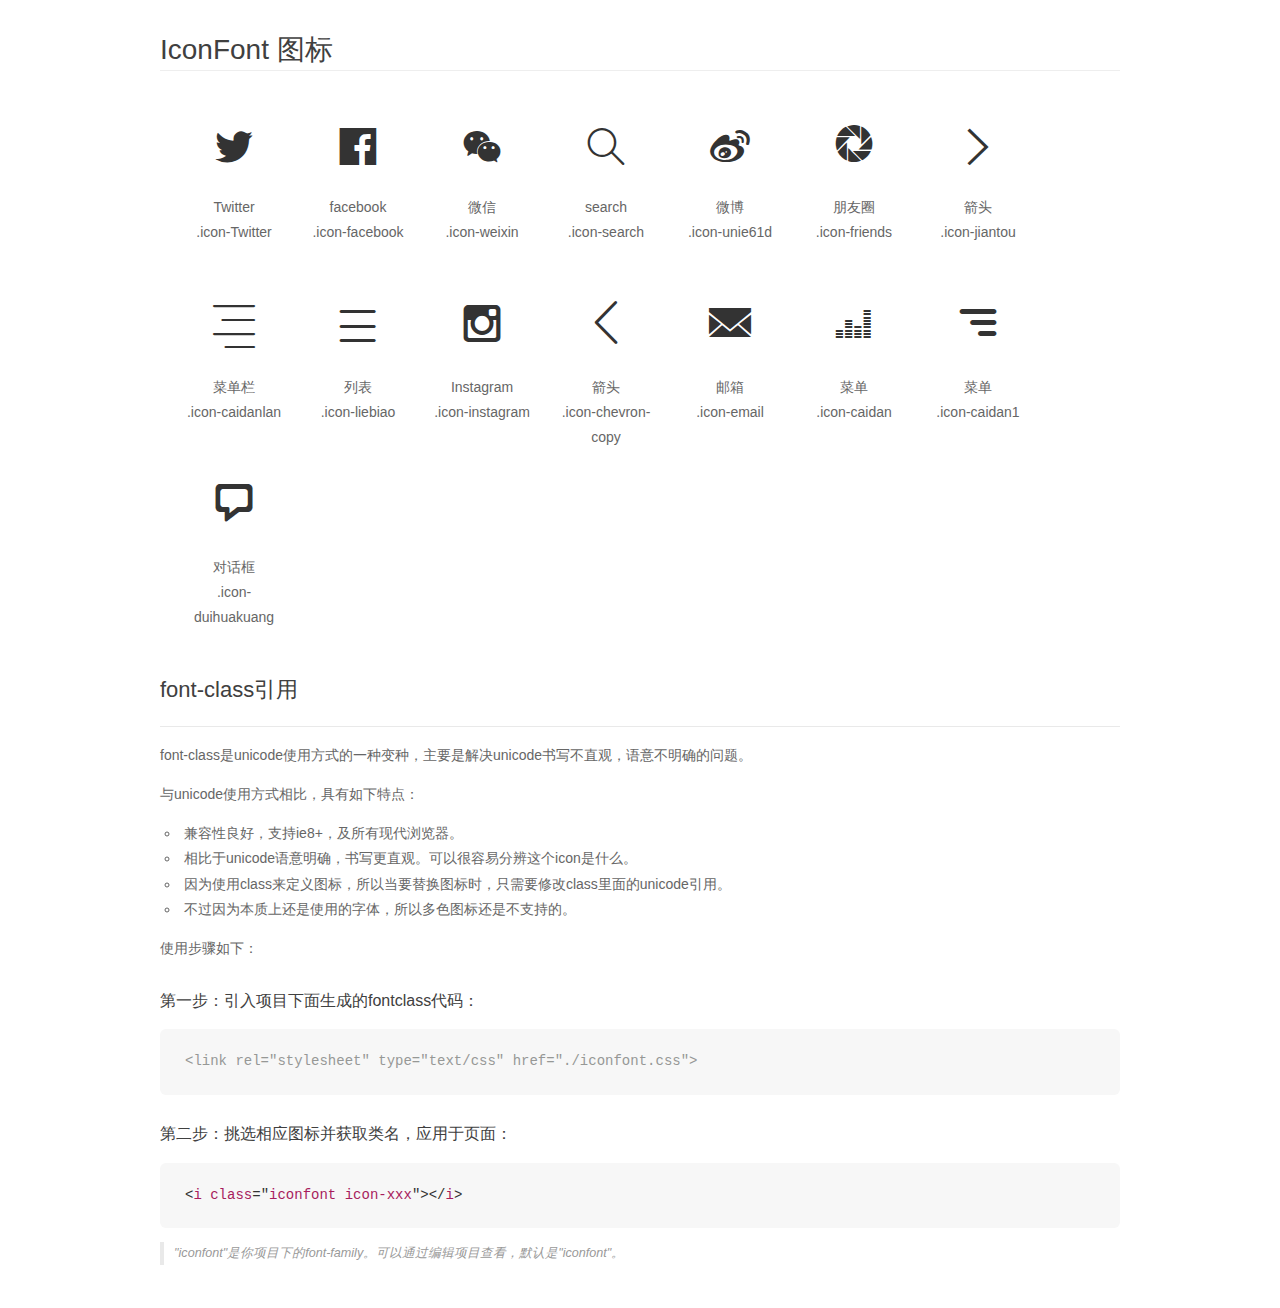
<file: font/demo_fontclass.html>
<!DOCTYPE html>
<html>
<head>
    <meta charset="utf-8"/>
    <title>IconFont</title>
    <link rel="stylesheet" href="demo.css">
    <link rel="stylesheet" href="iconfont.css">
</head>
<body>
    <div class="main markdown">
        <h1>IconFont 图标</h1>
        <ul class="icon_lists clear">
            
                <li>
                <i class="icon iconfont icon-Twitter"></i>
                    <div class="name">Twitter</div>
                    <div class="fontclass">.icon-Twitter</div>
                </li>
            
                <li>
                <i class="icon iconfont icon-facebook"></i>
                    <div class="name">facebook</div>
                    <div class="fontclass">.icon-facebook</div>
                </li>
            
                <li>
                <i class="icon iconfont icon-weixin"></i>
                    <div class="name">微信</div>
                    <div class="fontclass">.icon-weixin</div>
                </li>
            
                <li>
                <i class="icon iconfont icon-search"></i>
                    <div class="name">search</div>
                    <div class="fontclass">.icon-search</div>
                </li>
            
                <li>
                <i class="icon iconfont icon-unie61d"></i>
                    <div class="name">微博</div>
                    <div class="fontclass">.icon-unie61d</div>
                </li>
            
                <li>
                <i class="icon iconfont icon-friends"></i>
                    <div class="name">朋友圈</div>
                    <div class="fontclass">.icon-friends</div>
                </li>
            
                <li>
                <i class="icon iconfont icon-jiantou"></i>
                    <div class="name">箭头</div>
                    <div class="fontclass">.icon-jiantou</div>
                </li>
            
                <li>
                <i class="icon iconfont icon-caidanlan"></i>
                    <div class="name">菜单栏</div>
                    <div class="fontclass">.icon-caidanlan</div>
                </li>
            
                <li>
                <i class="icon iconfont icon-liebiao"></i>
                    <div class="name">列表</div>
                    <div class="fontclass">.icon-liebiao</div>
                </li>
            
                <li>
                <i class="icon iconfont icon-instagram"></i>
                    <div class="name">Instagram</div>
                    <div class="fontclass">.icon-instagram</div>
                </li>
            
                <li>
                <i class="icon iconfont icon-chevron-copy"></i>
                    <div class="name">箭头</div>
                    <div class="fontclass">.icon-chevron-copy</div>
                </li>
            
                <li>
                <i class="icon iconfont icon-email"></i>
                    <div class="name">邮箱</div>
                    <div class="fontclass">.icon-email</div>
                </li>
            
                <li>
                <i class="icon iconfont icon-caidan"></i>
                    <div class="name">菜单</div>
                    <div class="fontclass">.icon-caidan</div>
                </li>
            
                <li>
                <i class="icon iconfont icon-caidan1"></i>
                    <div class="name">菜单</div>
                    <div class="fontclass">.icon-caidan1</div>
                </li>
            
                <li>
                <i class="icon iconfont icon-duihuakuang"></i>
                    <div class="name">对话框</div>
                    <div class="fontclass">.icon-duihuakuang</div>
                </li>
            
        </ul>

        <h2 id="font-class-">font-class引用</h2>
        <hr>

        <p>font-class是unicode使用方式的一种变种，主要是解决unicode书写不直观，语意不明确的问题。</p>
        <p>与unicode使用方式相比，具有如下特点：</p>
        <ul>
        <li>兼容性良好，支持ie8+，及所有现代浏览器。</li>
        <li>相比于unicode语意明确，书写更直观。可以很容易分辨这个icon是什么。</li>
        <li>因为使用class来定义图标，所以当要替换图标时，只需要修改class里面的unicode引用。</li>
        <li>不过因为本质上还是使用的字体，所以多色图标还是不支持的。</li>
        </ul>
        <p>使用步骤如下：</p>
        <h3 id="-fontclass-">第一步：引入项目下面生成的fontclass代码：</h3>


        <pre><code class="lang-js hljs javascript"><span class="hljs-comment">&lt;link rel="stylesheet" type="text/css" href="./iconfont.css"&gt;</span></code></pre>
        <h3 id="-">第二步：挑选相应图标并获取类名，应用于页面：</h3>
        <pre><code class="lang-css hljs">&lt;<span class="hljs-selector-tag">i</span> <span class="hljs-selector-tag">class</span>="<span class="hljs-selector-tag">iconfont</span> <span class="hljs-selector-tag">icon-xxx</span>"&gt;&lt;/<span class="hljs-selector-tag">i</span>&gt;</code></pre>
        <blockquote>
        <p>"iconfont"是你项目下的font-family。可以通过编辑项目查看，默认是"iconfont"。</p>
        </blockquote>
    </div>
</body>
</html>
</file>
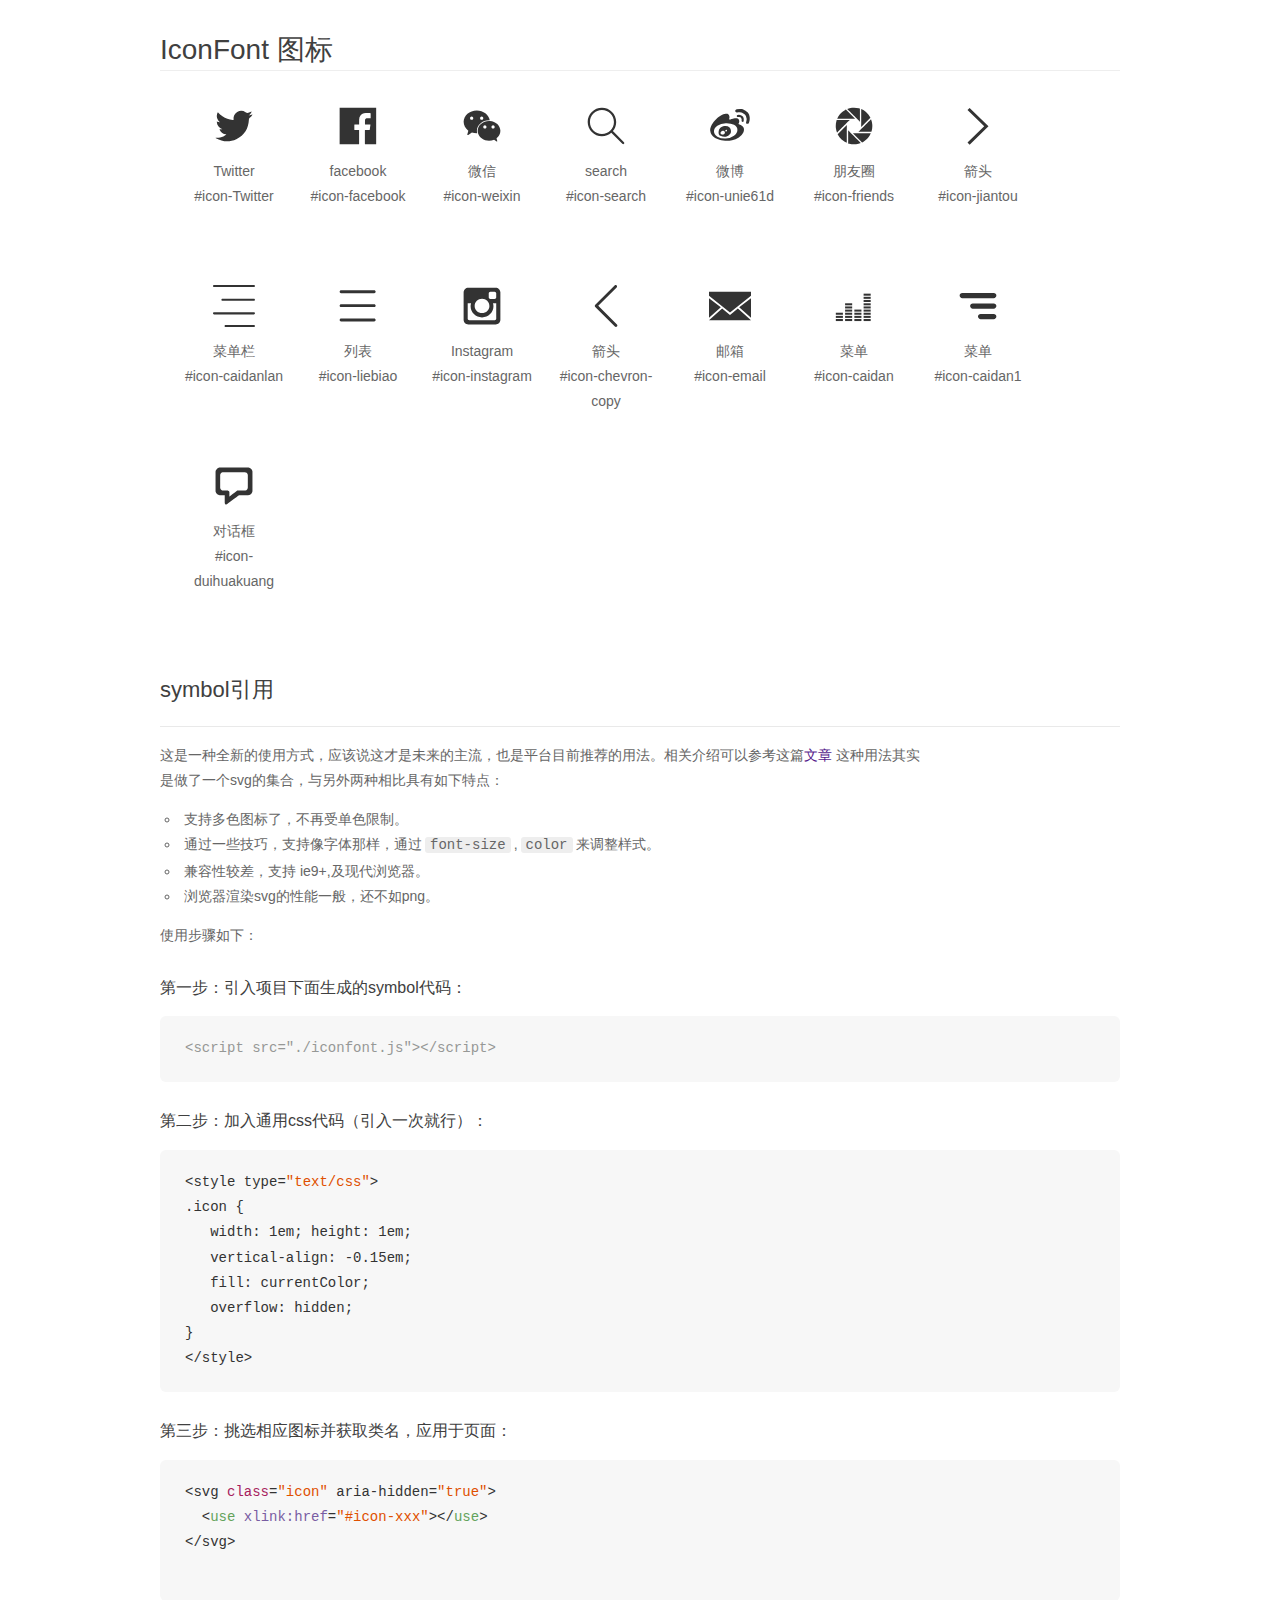
<file: font/demo_symbol.html>
<!DOCTYPE html>
<html>
<head>
    <meta charset="utf-8"/>
    <title>IconFont</title>
    <link rel="stylesheet" href="demo.css">
    <script src="iconfont.js"></script>

    <style type="text/css">
        .icon {
          /* 通过设置 font-size 来改变图标大小 */
          width: 1em; height: 1em;
          /* 图标和文字相邻时，垂直对齐 */
          vertical-align: -0.15em;
          /* 通过设置 color 来改变 SVG 的颜色/fill */
          fill: currentColor;
          /* path 和 stroke 溢出 viewBox 部分在 IE 下会显示
             normalize.css 中也包含这行 */
          overflow: hidden;
        }

    </style>
</head>
<body>
    <div class="main markdown">
        <h1>IconFont 图标</h1>
        <ul class="icon_lists clear">
            
                <li>
                    <svg class="icon" aria-hidden="true">
                        <use xlink:href="#icon-Twitter"></use>
                    </svg>
                    <div class="name">Twitter</div>
                    <div class="fontclass">#icon-Twitter</div>
                </li>
            
                <li>
                    <svg class="icon" aria-hidden="true">
                        <use xlink:href="#icon-facebook"></use>
                    </svg>
                    <div class="name">facebook</div>
                    <div class="fontclass">#icon-facebook</div>
                </li>
            
                <li>
                    <svg class="icon" aria-hidden="true">
                        <use xlink:href="#icon-weixin"></use>
                    </svg>
                    <div class="name">微信</div>
                    <div class="fontclass">#icon-weixin</div>
                </li>
            
                <li>
                    <svg class="icon" aria-hidden="true">
                        <use xlink:href="#icon-search"></use>
                    </svg>
                    <div class="name">search</div>
                    <div class="fontclass">#icon-search</div>
                </li>
            
                <li>
                    <svg class="icon" aria-hidden="true">
                        <use xlink:href="#icon-unie61d"></use>
                    </svg>
                    <div class="name">微博</div>
                    <div class="fontclass">#icon-unie61d</div>
                </li>
            
                <li>
                    <svg class="icon" aria-hidden="true">
                        <use xlink:href="#icon-friends"></use>
                    </svg>
                    <div class="name">朋友圈</div>
                    <div class="fontclass">#icon-friends</div>
                </li>
            
                <li>
                    <svg class="icon" aria-hidden="true">
                        <use xlink:href="#icon-jiantou"></use>
                    </svg>
                    <div class="name">箭头</div>
                    <div class="fontclass">#icon-jiantou</div>
                </li>
            
                <li>
                    <svg class="icon" aria-hidden="true">
                        <use xlink:href="#icon-caidanlan"></use>
                    </svg>
                    <div class="name">菜单栏</div>
                    <div class="fontclass">#icon-caidanlan</div>
                </li>
            
                <li>
                    <svg class="icon" aria-hidden="true">
                        <use xlink:href="#icon-liebiao"></use>
                    </svg>
                    <div class="name">列表</div>
                    <div class="fontclass">#icon-liebiao</div>
                </li>
            
                <li>
                    <svg class="icon" aria-hidden="true">
                        <use xlink:href="#icon-instagram"></use>
                    </svg>
                    <div class="name">Instagram</div>
                    <div class="fontclass">#icon-instagram</div>
                </li>
            
                <li>
                    <svg class="icon" aria-hidden="true">
                        <use xlink:href="#icon-chevron-copy"></use>
                    </svg>
                    <div class="name">箭头</div>
                    <div class="fontclass">#icon-chevron-copy</div>
                </li>
            
                <li>
                    <svg class="icon" aria-hidden="true">
                        <use xlink:href="#icon-email"></use>
                    </svg>
                    <div class="name">邮箱</div>
                    <div class="fontclass">#icon-email</div>
                </li>
            
                <li>
                    <svg class="icon" aria-hidden="true">
                        <use xlink:href="#icon-caidan"></use>
                    </svg>
                    <div class="name">菜单</div>
                    <div class="fontclass">#icon-caidan</div>
                </li>
            
                <li>
                    <svg class="icon" aria-hidden="true">
                        <use xlink:href="#icon-caidan1"></use>
                    </svg>
                    <div class="name">菜单</div>
                    <div class="fontclass">#icon-caidan1</div>
                </li>
            
                <li>
                    <svg class="icon" aria-hidden="true">
                        <use xlink:href="#icon-duihuakuang"></use>
                    </svg>
                    <div class="name">对话框</div>
                    <div class="fontclass">#icon-duihuakuang</div>
                </li>
            
        </ul>


        <h2 id="symbol-">symbol引用</h2>
        <hr>

        <p>这是一种全新的使用方式，应该说这才是未来的主流，也是平台目前推荐的用法。相关介绍可以参考这篇<a href="">文章</a>
        这种用法其实是做了一个svg的集合，与另外两种相比具有如下特点：</p>
        <ul>
          <li>支持多色图标了，不再受单色限制。</li>
          <li>通过一些技巧，支持像字体那样，通过<code>font-size</code>,<code>color</code>来调整样式。</li>
          <li>兼容性较差，支持 ie9+,及现代浏览器。</li>
          <li>浏览器渲染svg的性能一般，还不如png。</li>
        </ul>
        <p>使用步骤如下：</p>
        <h3 id="-symbol-">第一步：引入项目下面生成的symbol代码：</h3>
        <pre><code class="lang-js hljs javascript"><span class="hljs-comment">&lt;script src="./iconfont.js"&gt;&lt;/script&gt;</span></code></pre>
        <h3 id="-css-">第二步：加入通用css代码（引入一次就行）：</h3>
        <pre><code class="lang-js hljs javascript">&lt;style type=<span class="hljs-string">"text/css"</span>&gt;
.icon {
   width: <span class="hljs-number">1</span>em; height: <span class="hljs-number">1</span>em;
   vertical-align: <span class="hljs-number">-0.15</span>em;
   fill: currentColor;
   overflow: hidden;
}
&lt;<span class="hljs-regexp">/style&gt;</span></code></pre>
        <h3 id="-">第三步：挑选相应图标并获取类名，应用于页面：</h3>
        <pre><code class="lang-js hljs javascript">&lt;svg <span class="hljs-class"><span class="hljs-keyword">class</span></span>=<span class="hljs-string">"icon"</span> aria-hidden=<span class="hljs-string">"true"</span>&gt;<span class="xml"><span class="hljs-tag">
  &lt;<span class="hljs-name">use</span> <span class="hljs-attr">xlink:href</span>=<span class="hljs-string">"#icon-xxx"</span>&gt;</span><span class="hljs-tag">&lt;/<span class="hljs-name">use</span>&gt;</span>
</span>&lt;<span class="hljs-regexp">/svg&gt;
        </span></code></pre>
    </div>
</body>
</html>
</file>
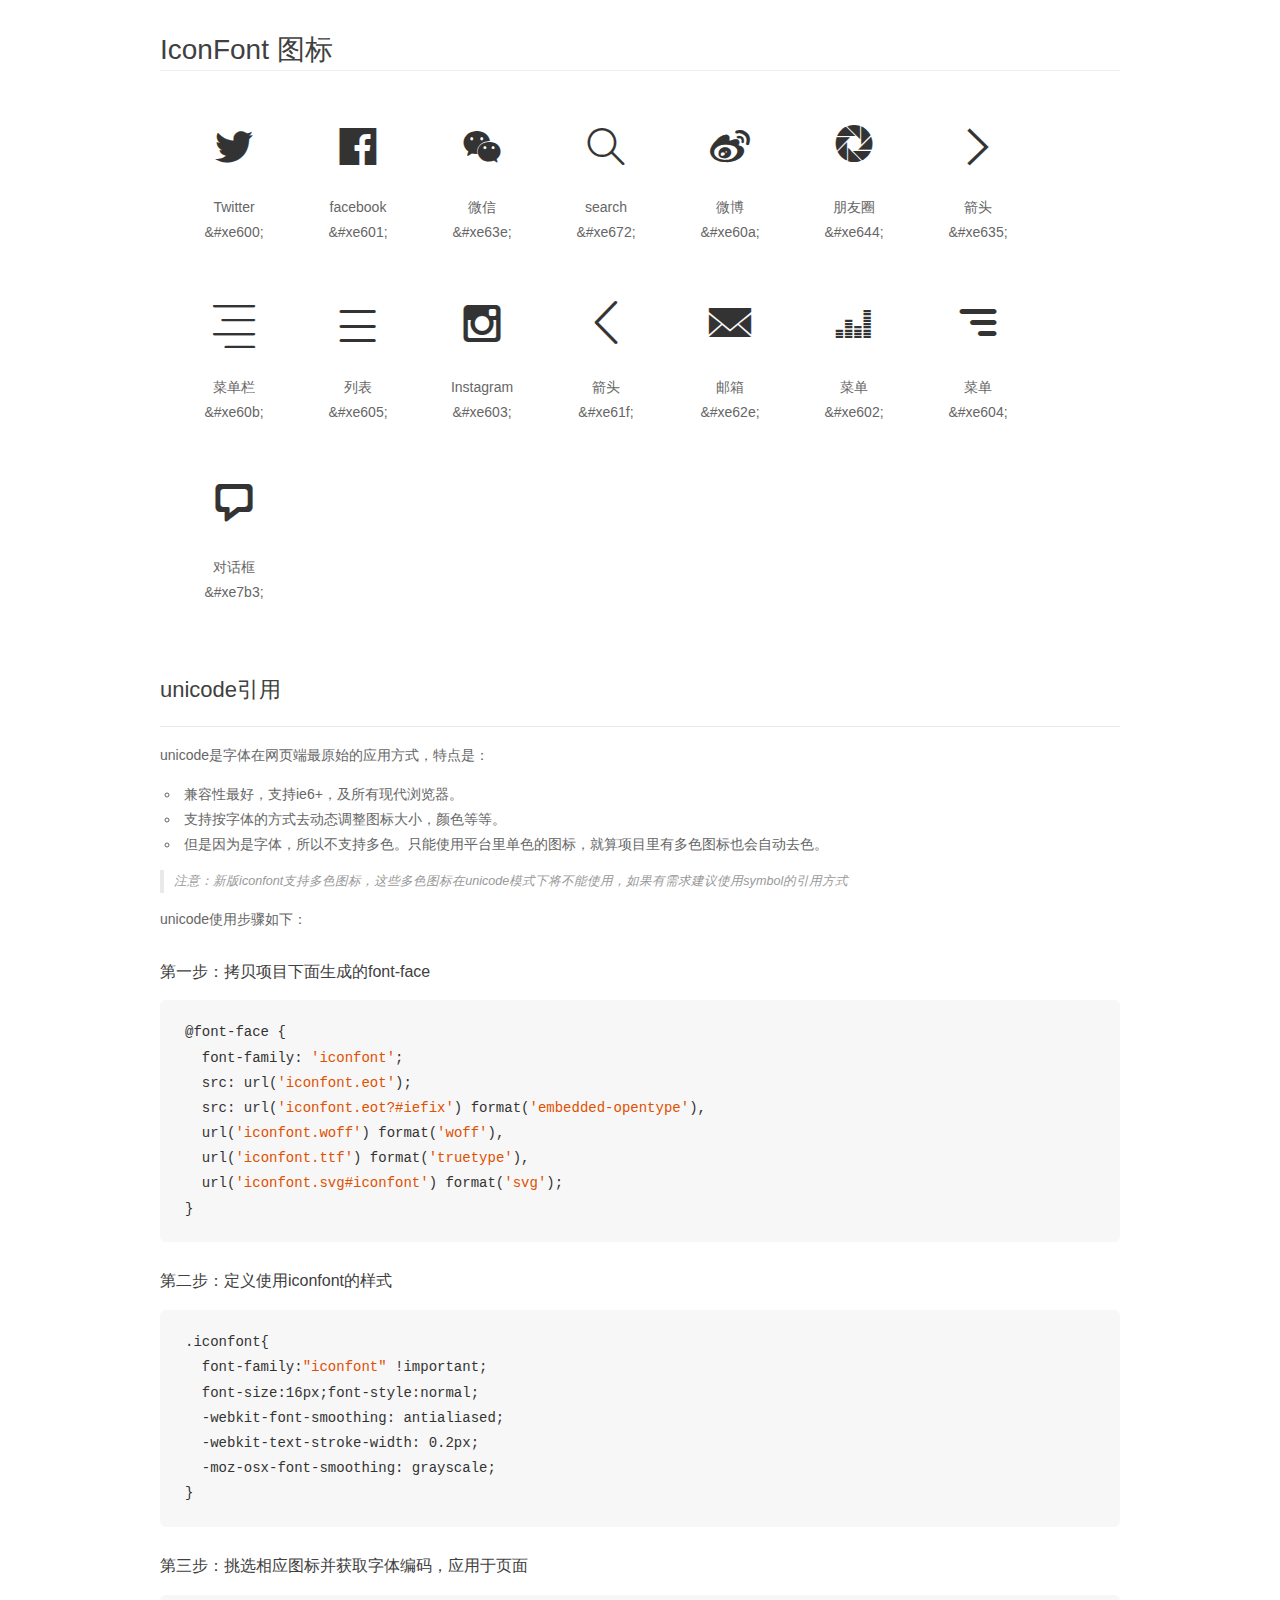
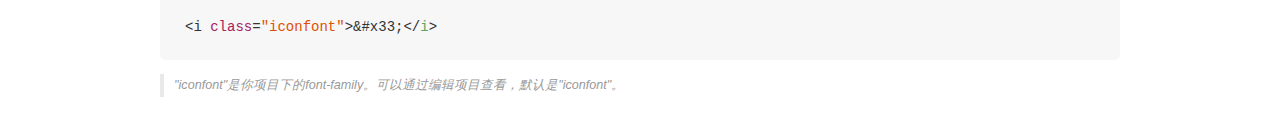
<file: font/demo_unicode.html>
<!DOCTYPE html>
<html>
<head>
    <meta charset="utf-8"/>
    <title>IconFont</title>
    <link rel="stylesheet" href="demo.css">

    <style type="text/css">

        @font-face {font-family: "iconfont";
          src: url('iconfont.eot'); /* IE9*/
          src: url('iconfont.eot#iefix') format('embedded-opentype'), /* IE6-IE8 */
          url('iconfont.woff') format('woff'), /* chrome, firefox */
          url('iconfont.ttf') format('truetype'), /* chrome, firefox, opera, Safari, Android, iOS 4.2+*/
          url('iconfont.svg#iconfont') format('svg'); /* iOS 4.1- */
        }

        .iconfont {
          font-family:"iconfont" !important;
          font-size:16px;
          font-style:normal;
          -webkit-font-smoothing: antialiased;
          -webkit-text-stroke-width: 0.2px;
          -moz-osx-font-smoothing: grayscale;
        }

    </style>
</head>
<body>
    <div class="main markdown">
        <h1>IconFont 图标</h1>
        <ul class="icon_lists clear">
            
                <li>
                <i class="icon iconfont">&#xe600;</i>
                    <div class="name">Twitter</div>
                    <div class="code">&amp;#xe600;</div>
                </li>
            
                <li>
                <i class="icon iconfont">&#xe601;</i>
                    <div class="name">facebook</div>
                    <div class="code">&amp;#xe601;</div>
                </li>
            
                <li>
                <i class="icon iconfont">&#xe63e;</i>
                    <div class="name">微信</div>
                    <div class="code">&amp;#xe63e;</div>
                </li>
            
                <li>
                <i class="icon iconfont">&#xe672;</i>
                    <div class="name">search</div>
                    <div class="code">&amp;#xe672;</div>
                </li>
            
                <li>
                <i class="icon iconfont">&#xe60a;</i>
                    <div class="name">微博</div>
                    <div class="code">&amp;#xe60a;</div>
                </li>
            
                <li>
                <i class="icon iconfont">&#xe644;</i>
                    <div class="name">朋友圈</div>
                    <div class="code">&amp;#xe644;</div>
                </li>
            
                <li>
                <i class="icon iconfont">&#xe635;</i>
                    <div class="name">箭头</div>
                    <div class="code">&amp;#xe635;</div>
                </li>
            
                <li>
                <i class="icon iconfont">&#xe60b;</i>
                    <div class="name">菜单栏</div>
                    <div class="code">&amp;#xe60b;</div>
                </li>
            
                <li>
                <i class="icon iconfont">&#xe605;</i>
                    <div class="name">列表</div>
                    <div class="code">&amp;#xe605;</div>
                </li>
            
                <li>
                <i class="icon iconfont">&#xe603;</i>
                    <div class="name">Instagram</div>
                    <div class="code">&amp;#xe603;</div>
                </li>
            
                <li>
                <i class="icon iconfont">&#xe61f;</i>
                    <div class="name">箭头</div>
                    <div class="code">&amp;#xe61f;</div>
                </li>
            
                <li>
                <i class="icon iconfont">&#xe62e;</i>
                    <div class="name">邮箱</div>
                    <div class="code">&amp;#xe62e;</div>
                </li>
            
                <li>
                <i class="icon iconfont">&#xe602;</i>
                    <div class="name">菜单</div>
                    <div class="code">&amp;#xe602;</div>
                </li>
            
                <li>
                <i class="icon iconfont">&#xe604;</i>
                    <div class="name">菜单</div>
                    <div class="code">&amp;#xe604;</div>
                </li>
            
                <li>
                <i class="icon iconfont">&#xe7b3;</i>
                    <div class="name">对话框</div>
                    <div class="code">&amp;#xe7b3;</div>
                </li>
            
        </ul>
        <h2 id="unicode-">unicode引用</h2>
        <hr>

        <p>unicode是字体在网页端最原始的应用方式，特点是：</p>
        <ul>
        <li>兼容性最好，支持ie6+，及所有现代浏览器。</li>
        <li>支持按字体的方式去动态调整图标大小，颜色等等。</li>
        <li>但是因为是字体，所以不支持多色。只能使用平台里单色的图标，就算项目里有多色图标也会自动去色。</li>
        </ul>
        <blockquote>
        <p>注意：新版iconfont支持多色图标，这些多色图标在unicode模式下将不能使用，如果有需求建议使用symbol的引用方式</p>
        </blockquote>
        <p>unicode使用步骤如下：</p>
        <h3 id="-font-face">第一步：拷贝项目下面生成的font-face</h3>
        <pre><code class="lang-js hljs javascript">@font-face {
  font-family: <span class="hljs-string">'iconfont'</span>;
  src: url(<span class="hljs-string">'iconfont.eot'</span>);
  src: url(<span class="hljs-string">'iconfont.eot?#iefix'</span>) format(<span class="hljs-string">'embedded-opentype'</span>),
  url(<span class="hljs-string">'iconfont.woff'</span>) format(<span class="hljs-string">'woff'</span>),
  url(<span class="hljs-string">'iconfont.ttf'</span>) format(<span class="hljs-string">'truetype'</span>),
  url(<span class="hljs-string">'iconfont.svg#iconfont'</span>) format(<span class="hljs-string">'svg'</span>);
}
</code></pre>
        <h3 id="-iconfont-">第二步：定义使用iconfont的样式</h3>
        <pre><code class="lang-js hljs javascript">.iconfont{
  font-family:<span class="hljs-string">"iconfont"</span> !important;
  font-size:<span class="hljs-number">16</span>px;font-style:normal;
  -webkit-font-smoothing: antialiased;
  -webkit-text-stroke-width: <span class="hljs-number">0.2</span>px;
  -moz-osx-font-smoothing: grayscale;
}
</code></pre>
        <h3 id="-">第三步：挑选相应图标并获取字体编码，应用于页面</h3>
        <pre><code class="lang-js hljs javascript">&lt;i <span class="hljs-class"><span class="hljs-keyword">class</span></span>=<span class="hljs-string">"iconfont"</span>&gt;&amp;#x33;<span class="xml"><span class="hljs-tag">&lt;/<span class="hljs-name">i</span>&gt;</span></span></code></pre>

        <blockquote>
        <p>"iconfont"是你项目下的font-family。可以通过编辑项目查看，默认是"iconfont"。</p>
        </blockquote>
    </div>


</body>
</html>
</file>
<file: css/index.css>
/*
* @Author: Administrator
* @Date:   2017-04-02 10:44:24
* @Last Modified by:   Administrator
* @Last Modified time: 2017-04-17 18:16:36
*/
*{
	margin: 0px;
	padding: 0px;
	list-style: none;
	font-family: "微软雅黑","苹方";
	text-decoration: none;
	box-sizing: border-box;
	font-style: normal;
}
*:after{
	box-sizing: border-box;
}
*:before{
	box-sizing: border-box;
}
body{
	line-height: 1.42857143;
    color: #333;
    font-size: 14px;
}
header{
	width: 100%;
	height: auto;
	/* background: none; */
	margin-bottom: 0px;
	position: fixed;
	top: 0;
	z-index: 999;
	background: #262626;
}
header:before{
	content: "";
	display: table;

}
.container {
    width: 1170px;
    margin-right: auto;
    margin-left: auto;
    margin: 0px auto;
    box-sizing: border-box;

}
.row{
	height: 1800px;
	position: relative;
}
.top-header{
	padding: 33px 0px;
}s
.input-group {
    /* position: relative;
    display: table; */
    border-collapse: separate;
    color: #fff;
}
.icon-search:before{
	font-size: 18px;
	float: left;
	line-height: 32px;
	color: white;
}
.search{
	box-sizing: border-box;
	text-align: left;
}
.search-form{
	width: 100%;
	background: none;
}
form .placeholder{
	color: white;
}
input::-webkit-input-placeholder{
	color: white;
}
.form-control {
    display: block;
    width: 89%;
    height: 36px;
    padding: 6px 25px;
    color: #fff;
    background: none;
    border: 1px solid #ccc;
    border-radius: 4px;
    float: left;
    border-radius: 0;
    z-index: 2;
    border:none;
    line-height: 36px;
}
.text-center{
	float: left;
	text-align: center;
	line-height: 36px;
}
.menu-trigger{
	float: left;
	color: #fff;
	text-align: right;
	line-height: 36px;
}
.icon-liebiao:before{
	margin-right: 18px;
	font-size: 24px;
}

.owl-prev{
	position: absolute;

    color: #fff;
    background: #000;
    width: 70px;
    height: 70px;
    top: 35%;
    /* transform: translateY(-50%); */
    z-index: 2;
    text-align: center;
    line-height:60px;
    font-size: 36px;
    cursor: pointer;
    opacity: 0;
    /* transition: all 300ms linear 0s; */
    transition-duration: 1s;

}
.owl-prev1{
    position: absolute;
    color: #fff;
    background: #000;
    width: 70px;
    height: 70px;
    top: 35%;
    right: 0;
    /* transform: translateY(-50%); */
    z-index: 2;
    text-align: center;
    line-height:60px;
    font-size: 36px;
    cursor: pointer;
    opacity: 0;
    /* transition: all 300ms linear 0s; */
    transition-duration: 1s;
    right: 0;

}
section:hover .owl-prev{
	opacity: 1;
}
.owl-prev:hover{
	background: white;
}
.owl-prev:hover .icon-chevron-copy:before{
	color: black;
}
section:hover .owl-prev1{
	opacity: 1;
}
.owl-prev1:hover{
	background: white;
}
.owl-prev1:hover .icon-jiantou:before{
	color: black;
}
.icon-chevron-copy:before{
	font-size: 20px;
	/* transition: all 300ms linear 0s; */
	transition-duration: 1s;

}
.icon-jiantou:before{
	font-size: 24px;
	/* transition: all 300ms linear 0s; */
	transition-duration: 1s;
}
.itempost img{
	display: block;
	width: 100%;

}
.row:after {
    width: 0px;
    height: 0px;
    display: block;
    content: "";
    clear: both;
}

.post-content{
	position: absolute;
	bottom: 40%;
	width: 100%;
	padding: 0 20px;
}
.post-content .container h5 {
    letter-spacing: 1px;
    color: rgba(255, 255, 255, 0.7);
}
.post-content .container h5 i{
	margin-right: 6px;
	font: 700;
}
.post-content .container a{
	color: rgba(255, 255, 255, 0.7);
}
.post-content .container h2 {
    max-width: 654px;
    margin: 10px 0 22px;
    font-size: 30px;
}

.post-content .container h2 .anormal{
	width: 100%;
	font-size: 29px;
	line-height: 1.25;
	color: #fff;
	
}
.post-content .container h2 a:hover{
	color: #7dd234;
}
.btn-primary{
	background-image: linear-gradient(to right, #81db34 0%, #34d9da 100%), linear-gradient(to right, #81db34 0%, #34d9da 100%);
	border-left-color: #81db34;
    border-right-color: #34d9da;
    border-width: 0 2px;
    border-style: solid;
    background-position: 0 0, 0 100%;
    background-repeat: no-repeat;
    background-size: 100% 2px;
    border-radius: 0;
    line-height: 42px;
    font-size: 13px;
    letter-spacing: 1px;
    padding: 12px 40px;
    transition: all 0.3s linear;
    touch-action: manipulation;
    cursor: pointer;
    /* background: transparent; */

}
 .btn-primary span {
 background: -webkit-linear-gradient(330deg, #81db34 0%, #34d9da 100%);
  -webkit-background-clip: text;
  -webkit-text-fill-color: transparent;
  color: #34d9da;
}
.btn-primary:hover .btnspan {
  background: -webkit-linear-gradient(330deg, white 0%, white 100%);
  -webkit-background-clip: text;
  -webkit-text-fill-color: transparent;
  color: #fff;
}

section.row, header.row, footer.row {
    margin: 0;
    position: relative;
    width: 100%;
}
.content-wrap {
    padding: 55px 0 65px;
    background: #F5F4F4;
    /* height: 1800px; */
}
.position{
	height: 1750px;
	padding-top: 100px;
}
.container{
	width: 1170px;
}
.post img{
	max-width: 100%;
}

.surfing img{
	max-width: 100%;
}

.widget-author img{
	max-width: 100%;
}
.column{
	position: relative;
	height: 1604px;
}
.featured-content{
    font-size: 0;
}
.post-excerpt{
	background: #fafafa;
    box-shadow: 0 1px 3px 0 rgba(0, 0, 0, 0.05);
    padding: 25px 30px;
    /* transition: all 300ms linear 0s; */
}
.post-meta {
    margin: 0;
    line-height: 1;
    color: #b2b2b2;
    letter-spacing: 0.75px;

}
.date{
    color: #808080;
}
.post-author{
	float: right;
}
.post-author a{
	color: #808080;
}
.content-wrap .row{
	position: relative;
}
.posttitle{
	margin: 15px 0;
}
.post-excerpt p{
	margin-bottom: 22px;
}
.post-excerpt .taxonomy {
    background: -webkit-linear-gradient(330deg, #81db34 0%, #34d9da 100%);
    -webkit-background-clip: text;
    -webkit-text-fill-color: transparent;
    color: #34d9da;
    font-size:12px;
   display: inline-block;
   margin-right: 103px;
}
.response-count{
	display: inline-block;
	font-size: 20px;
	color: #808080;

}
.icon-duihuakuang:before{
	font-size: 20px;
}
.posttitle a{
	color: black;
}
.post-excerpt p{
	font-weight: 700;
	color: #808080;
}


.post-format-gallery img{
    max-width: 100%;
}

.post-format-video img{
	max-width: 100%;
}

.widget-author a{
    color: black;
}
.widget-author .authortitle{
    color: #808080;
}
.author-avatar{
	margin: -40px auto 0;
    width: 108px;
    height: 108px;
}
.imgcircle{
	border-radius: 50%;
	margin-top: -45px;
}
.widget-author .widget-author-inner {
    margin: 0;
    background: #fafafa;
    box-shadow: 0 1px 3px 0 rgba(0, 0, 0, 0.05);
    padding: 30px 30px 30px;
    /* transition: all 300ms linear 0s; */
    text-align: center;
}
.authorname{
	margin-top: 20px;
	margin-bottom: 5px;
}
.authortitle{
	margin-bottom: 15px;
}
.widget-author-inner p{
	text-align: left;
	margin-bottom: 15px;
}
.know-more {
    background: -webkit-linear-gradient(330deg, #81db34 0%, #34d9da 100%);
    -webkit-background-clip: text;
    -webkit-text-fill-color: transparent;
    color: #34d9da;
    font-weight: 700;
    font-size: 12px;
}
aside ul li{
	float: left;
    margin: 0 auto;
    margin-right: 13.5px;
}
ul li:last-of-type{
	margin-right: 0;
}
ul:after{
	content: "";
	width: 0;
	height: 0;
	display: block;
	clear: both;
}

.owl-controls{
	position: absolute;
}
.social-nav{
	
	margin: 20px 0 auto;
	padding: 0 60px;
	margin-bottom: 28px;
}
.social-nav a{
	color: #CCCCCC;
	transition: 0.5s ease;
}
.icon-unie61d:before{
	font-size: 20px;
}
.icon-weixin:before{
	font-size: 20px;
}
.icon-instagram:before{
	font-size: 20px;
}
.icon-facebook:before{
	font-size: 20px;
}
.icon-email:before{
	font-size: 20px;
}
.social-nav a:hover{
	color: black;
}
.widget-twitter-inner {
    height: 270px;
    overflow: hidden;
    padding: 25px 30px;
    text-transform: uppercase;
    background: #1da1f2;
}
.widget-twitter-inner p{
	color: #fff;
    text-align: center;
    font-size: 24px;
    font-weight: bold;
}
.widget-meta{
    color: #FFF;
    letter-spacing: 0.75px;
    text-transform: uppercase;
    font-size: 13px;
    margin: 0;

}

.timepast{
	text-align: center;
	color: #fff;

}
.post-format-video ul li{
     width: 8px;
     height: 8px;
     background: #DEDEDA;
     border-radius: 50%;
     float: left;
     margin-right: 5px;
}
.post-format-video ul li:first-of-type{
	box-sizing: content-box;
	border: 2px solid white;
	background: none;
	margin-top: -2px;
}

.post-format-video .owl-controls:after{
    width: 0px;
    height: 0px;
    display: block;
    clear: both;
}

.post-format-quote .post-excerpt{
	background-image: -webkit-linear-gradient(0deg, #81db34 0%, #34d9da 100%);
}
.post-format-quote .postmeta {
    opacity: 0.7;
    color: #fff;
}
.post-format-quote .postmeta a {
    color: #fff;
}
.post-format-quote .post-excerpt h3{
	color: #fff;
	text-align: center;
	font-weight: 600;
	line-height: 1.25;
	font-size: 23px;
}
.post-format-quote .post-excerpt .quotemaker a{
	font-size: 14px;
    text-transform: uppercase;
    color: #fff;
    margin-bottom: 15px;
}

.post-format-quote .post-excerpt .quotemaker{
	text-align: center;
}
.post-format-quote .post-excerpt .taxonomy {
    -webkit-text-fill-color: white;
}
.post-format-quote .post-excerpt .taxonomy a{
	-webkit-text-fill-color: white;
}
.post-format-quote .post-excerpt .response-count{
	color: #fff;
	margin-left: 62px;
}

.post-tiger img{
	max-width: 100%;

}
.top-footer{
	padding: 50px 0 20px;
	height: 250px;
}

.widget-instagram-inner{
    width: 100%;
    height: 300px;
    overflow: hidden;
    padding: 25px 30px;
    text-transform: uppercase;
    background: #808080;
    float: left;
    box-sizing: border-box;
}
.widget-about{
	float: left;
}
.widget-menu{
	float: left;
}

.top-footer .column-menu{
	width: 155px;
	float: left;
}
.column-menu.white-bg{
	line-height: 40px;
}
.column-menu.white-bg li.active a {
    color: #333;
}
.column-menu.white-bg a {
    color: #808080;
}

.widget-subscribe{
	float: left;
}
.widget-title {
    margin: 10px 0;
    text-transform: uppercase;
    color: #333;
    letter-spacing: 1px;
}
.formgroup{
	display: inline-block;

}
.widget-subscribe input{
    width: 255px;
    margin-right: 25px;
    padding: 0;
    border: none;
    border-radius: 0;
    box-shadow: none;
    border-bottom: 2px solid #f5f4f4;
    height: 38px;
    width: 100%;
}
footer input::-webkit-input-placeholder{
	color: #999999;
}
.widget-subscribe .btn{
	width: 0px;
	height: 38px;
	background-image: linear-gradient(to right, #81db34 0%, #34d9da 100%), linear-gradient(to right, #81db34 0%, #34d9da 100%);
    border-left-color: #81db34;
    border-right-color: #34d9da;
    border-width: 0 2px;
    border-style: solid;
    background-position: 0 0, 0 100%;
    background-repeat: no-repeat;
    background-size: 100% 2px;
    border-radius: 0;
    line-height: 15px;
    font-size: 13px;
    letter-spacing: 1px;
    padding: 10px 16px;
}
.copyright{
	margin: 0 0 35px;
	font-weight: normal;
}



.footer2{
	padding: 0 5%;
    display: none;
}
.top-footer{
	padding: 50px 0 20px;
	height: 250px;
}

.widget-instagram-inner{
    width: 100%;
    height: 300px;
    overflow: hidden;
    padding: 25px 30px;
    text-transform: uppercase;
    background: #808080;
    float: left;
    box-sizing: border-box;
}


.column-menu.white-bg{
	line-height: 40px;
}
.column-menu.white-bg li.active a {
    color: #333;
}
.column-menu.white-bg a {
    color: #808080;
}

.widget-title {
    margin: 10px 0;
    text-transform: uppercase;
    color: #333;
    letter-spacing: 1px;
}
.formgroup{
	display: inline-block;

}
.widget-subscribe input{
    width: 255px;
    margin-right: 25px;
    padding: 0;
    border: none;
    border-radius: 0;
    box-shadow: none;
    border-bottom: 2px solid #f5f4f4;
    height: 38px;
    width: 100%;
}
footer input::-webkit-input-placeholder{
	color: #999999;
}
.widget-subscribe .btn{
	width: 0px;
	height: 38px;
	background-image: linear-gradient(to right, #81db34 0%, #34d9da 100%), linear-gradient(to right, #81db34 0%, #34d9da 100%);
    border-left-color: #81db34;
    border-right-color: #34d9da;
    border-width: 0 2px;
    border-style: solid;
    background-position: 0 0, 0 100%;
    background-repeat: no-repeat;
    background-size: 100% 2px;
    border-radius: 0;
    line-height: 15px;
    font-size: 13px;
    letter-spacing: 1px;
    padding: 10px 16px;
}
.copyright{
	margin: 0 0 35px;
	font-weight: normal;
}




.post{
	position: absolute; left: 0px; top: 0px;
}

.widget-author{
	position: absolute; left: 780px; top: 0px;
}
.reposition1{
	display: none;
	padding-top: 100px;

}
.reposition2{
	display: none;
}
.reposition3{
	display: none;
}
.reposition4{
	display: none;
}
@media screen and (max-width: 1200px){
	.container{
	width: 970px;
	}
	.reposition1{
		display: block;
		
	}
	.position{
		display: none;
	}
	.row{
		height: 1800px;
	}
	.content-wrap{
		height: 1670px;
	}
	.header2{
		display: none;
	}
    
}
@media screen and (max-width: 992px){
	.container{
	width: 750px;
	}
	.reposition1{
		display: none;
	}
	.position{
		display: none;
	}
	.reposition2{
		display: block;
	}
	.row{
		height: 2400px;
	}
	.content-wrap{
		height: 2400px;
	}
	.widget-subscribe .btn{
		display: block;
		margin-top: 10px;
		width: 80px;
	}
	
	.post-content .container{
		width: 100%;
		text-justify:inter-word;
	}
	.post-content{
		bottom: 70%;
	}
	.owl-prev1{
		top: 25%;
	}
    .owl-prev{
    	top: 25%;
    }
    footer .top-footer .widget-menu .row1 ul{
        width: 50%;
    }
    .btn{
		padding: 2% 4%;
	}
	.search{
		width: 33.3333%;
	}
}
@media screen and (max-width: 767px){
    .container{
    	width: 100%;
    }
    .social-nav{
    	padding: 0 20%;    
    }
    .reposition2{
    	display: none;
    }
    .reposition3{
    	display: block;
    }
    .row{
    	height: 2600px;
    }
    .content-wrap{
    	height: 2700px;
    }
    .footer2{
    	display: none;
    }
    .post-content{
		bottom: 70%;
		height: auto;
	}
	.btn{
		padding: 2% 4%;
	}
}
@media screen and (max-width: 600px){
	.footer1{
		display: none;
	}
	
	.footer2{
		display: block;
	}
	.reposition3{
		display: none;
	}
	.reposition4{
		display: block;
	}
	.social-nav{
		padding:0 25%;
	}
    .content-wrap{
    	height: 4500px;
    	padding: 50px 15%;
    }
    .content-wrap img{
    	width: 100%;
    }
    .owl-prev {
    top: 15%;
}
.owl-prev1 {
    top: 15%;
}   
.post-content {
    bottom: 75%;
    height: auto;
}
.header1{
	display: none;
}
.header2{
	display: block;
}
}
</file>
<file: css/12栅格化.css>
/*
* @Author: Administrator
* @Date:   2017-04-02 11:59:42
* @Last Modified by:   Administrator
* @Last Modified time: 2017-04-02 12:04:49
*/
.col-l-1{
	width: 8.33333%;
}
.col-l-2{
	width: 16.667%;
}
.col-l-3{
	width: 25%;
}
.col-l-4{
	width:33.33%;
}
.col-l-5{
	width:41.667%;
}
.col-l-6{
	width:50%;
}
.col-l-7{
	width:58.333%;
}
.col-l-8{
	width:66.6667%;
}
.col-l-9{
	width:75%;
}
.col-l-10{
	width:83.3333%;
}
.col-1-11{
	width:91.6667%;
}
.col-1-12{
	width:100%;
}
.col-m-1{
	width: 8.33333%;
}
.col-m-2{
	width: 16.667%;
}
.col-m-3{
	width: 25%;
}
.col-m-4{
	width:33.33%;
}
.col-m-5{
	width:41.667%;
}
.col-m-6{
	width:50%;
}
.col-m-7{
	width:58.333%;
}
.col-m-8{
	width:66.6667%;
}
.col-m-9{
	width:75%;
}
.col-m-10{
	width:83.3333%;
}
.col-m-11{
	width:91.6667%;
}
.col-m-12{
	width:100%;
}
.col-s-1{
	width: 8.33333%;
}
.col-s-2{
	width: 16.667%;
}
.col-s-3{
	width: 25%;
}
.col-s-4{
	width:33.33%;
}
.col-s-5{
	width:41.667%;
}
.col-s-6{
	width:50%;
}
.col-s-7{
	width:58.333%;
}
.col-s-8{
	width:66.6667%;
}
.col-s-9{
	width:75%;
}
.col-s-10{
	width:83.3333%;
}
.col-s-11{
	width:91.6667%;
}
.col-s-12{
	width:100%;
}
[class*="col-"]{
	position: relative;
    min-height: 1px;
    padding-left: 15px;
    padding-right: 15px;
}
</file>
<file: font/iconfont.css>
@font-face {font-family: "iconfont";
  src: url('iconfont.eot?t=1491126425140'); /* IE9*/
  src: url('iconfont.eot?t=1491126425140#iefix') format('embedded-opentype'), /* IE6-IE8 */
  url('iconfont.woff?t=1491126425140') format('woff'), /* chrome, firefox */
  url('iconfont.ttf?t=1491126425140') format('truetype'), /* chrome, firefox, opera, Safari, Android, iOS 4.2+*/
  url('iconfont.svg?t=1491126425140#iconfont') format('svg'); /* iOS 4.1- */
}

.iconfont {
  font-family:"iconfont" !important;
  font-size:16px;
  font-style:normal;
  -webkit-font-smoothing: antialiased;
  -moz-osx-font-smoothing: grayscale;
}

.icon-Twitter:before { content: "\e600"; }

.icon-facebook:before { content: "\e601"; }

.icon-weixin:before { content: "\e63e"; }

.icon-search:before { content: "\e672"; }

.icon-unie61d:before { content: "\e60a"; }

.icon-friends:before { content: "\e644"; }

.icon-jiantou:before { content: "\e635"; }

.icon-caidanlan:before { content: "\e60b"; }

.icon-liebiao:before { content: "\e605"; }

.icon-instagram:before { content: "\e603"; }

.icon-chevron-copy:before { content: "\e61f"; }

.icon-email:before { content: "\e62e"; }

.icon-caidan:before { content: "\e602"; }

.icon-caidan1:before { content: "\e604"; }

.icon-duihuakuang:before { content: "\e7b3"; }
</file>
<file: font/demo.css>
*{margin: 0;padding: 0;list-style: none;}
/*
KISSY CSS Reset
理念：1. reset 的目的不是清除浏览器的默认样式，这仅是部分工作。清除和重置是紧密不可分的。
2. reset 的目的不是让默认样式在所有浏览器下一致，而是减少默认样式有可能带来的问题。
3. reset 期望提供一套普适通用的基础样式。但没有银弹，推荐根据具体需求，裁剪和修改后再使用。
特色：1. 适应中文；2. 基于最新主流浏览器。
维护：玉伯<lifesinger@gmail.com>, 正淳<ragecarrier@gmail.com>
 */

/** 清除内外边距 **/
body, h1, h2, h3, h4, h5, h6, hr, p, blockquote, /* structural elements 结构元素 */
dl, dt, dd, ul, ol, li, /* list elements 列表元素 */
pre, /* text formatting elements 文本格式元素 */
form, fieldset, legend, button, input, textarea, /* form elements 表单元素 */
th, td /* table elements 表格元素 */ {
  margin: 0;
  padding: 0;
}

/** 设置默认字体 **/
body,
button, input, select, textarea /* for ie */ {
  font: 12px/1.5 tahoma, arial, \5b8b\4f53, sans-serif;
}
h1, h2, h3, h4, h5, h6 { font-size: 100%; }
address, cite, dfn, em, var { font-style: normal; } /* 将斜体扶正 */
code, kbd, pre, samp { font-family: courier new, courier, monospace; } /* 统一等宽字体 */
small { font-size: 12px; } /* 小于 12px 的中文很难阅读，让 small 正常化 */

/** 重置列表元素 **/
ul, ol { list-style: none; }

/** 重置文本格式元素 **/
a { text-decoration: none; }
a:hover { text-decoration: underline; }


/** 重置表单元素 **/
legend { color: #000; } /* for ie6 */
fieldset, img { border: 0; } /* img 搭车：让链接里的 img 无边框 */
button, input, select, textarea { font-size: 100%; } /* 使得表单元素在 ie 下能继承字体大小 */
/* 注：optgroup 无法扶正 */

/** 重置表格元素 **/
table { border-collapse: collapse; border-spacing: 0; }

/* 清除浮动 */
.ks-clear:after, .clear:after {
  content: '\20';
  display: block;
  height: 0;
  clear: both;
}
.ks-clear, .clear {
  *zoom: 1;
}

.main {
  padding: 30px 100px;
width: 960px;
margin: 0 auto;
}
.main h1{font-size:36px; color:#333; text-align:left;margin-bottom:30px; border-bottom: 1px solid #eee;}

.helps{margin-top:40px;}
.helps pre{
  padding:20px;
  margin:10px 0;
  border:solid 1px #e7e1cd;
  background-color: #fffdef;
  overflow: auto;
}

.icon_lists{
  width: 100% !important;

}

.icon_lists li{
  float:left;
  width: 100px;
  height:180px;
  text-align: center;
  list-style: none !important;
}
.icon_lists .icon{
  font-size: 42px;
  line-height: 100px;
  margin: 10px 0;
  color:#333;
  -webkit-transition: font-size 0.25s ease-out 0s;
  -moz-transition: font-size 0.25s ease-out 0s;
  transition: font-size 0.25s ease-out 0s;

}
.icon_lists .icon:hover{
  font-size: 100px;
}



.markdown {
  color: #666;
  font-size: 14px;
  line-height: 1.8;
}

.highlight {
  line-height: 1.5;
}

.markdown img {
  vertical-align: middle;
  max-width: 100%;
}

.markdown h1 {
  color: #404040;
  font-weight: 500;
  line-height: 40px;
  margin-bottom: 24px;
}

.markdown h2,
.markdown h3,
.markdown h4,
.markdown h5,
.markdown h6 {
  color: #404040;
  margin: 1.6em 0 0.6em 0;
  font-weight: 500;
  clear: both;
}

.markdown h1 {
  font-size: 28px;
}

.markdown h2 {
  font-size: 22px;
}

.markdown h3 {
  font-size: 16px;
}

.markdown h4 {
  font-size: 14px;
}

.markdown h5 {
  font-size: 12px;
}

.markdown h6 {
  font-size: 12px;
}

.markdown hr {
  height: 1px;
  border: 0;
  background: #e9e9e9;
  margin: 16px 0;
  clear: both;
}

.markdown p,
.markdown pre {
  margin: 1em 0;
}

.markdown > p,
.markdown > blockquote,
.markdown > .highlight,
.markdown > ol,
.markdown > ul {
  width: 80%;
}

.markdown ul > li {
  list-style: circle;
}

.markdown > ul li,
.markdown blockquote ul > li {
  margin-left: 20px;
  padding-left: 4px;
}

.markdown > ul li p,
.markdown > ol li p {
  margin: 0.6em 0;
}

.markdown ol > li {
  list-style: decimal;
}

.markdown > ol li,
.markdown blockquote ol > li {
  margin-left: 20px;
  padding-left: 4px;
}

.markdown code {
  margin: 0 3px;
  padding: 0 5px;
  background: #eee;
  border-radius: 3px;
}

.markdown pre {
  border-radius: 6px;
  background: #f7f7f7;
  padding: 20px;
}

.markdown pre code {
  border: none;
  background: #f7f7f7;
  margin: 0;
}

.markdown strong,
.markdown b {
  font-weight: 600;
}

.markdown > table {
  border-collapse: collapse;
  border-spacing: 0px;
  empty-cells: show;
  border: 1px solid #e9e9e9;
  width: 95%;
  margin-bottom: 24px;
}

.markdown > table th {
  white-space: nowrap;
  color: #333;
  font-weight: 600;

}

.markdown > table th,
.markdown > table td {
  border: 1px solid #e9e9e9;
  padding: 8px 16px;
  text-align: left;
}

.markdown > table th {
  background: #F7F7F7;
}

.markdown blockquote {
  font-size: 90%;
  color: #999;
  border-left: 4px solid #e9e9e9;
  padding-left: 0.8em;
  margin: 1em 0;
  font-style: italic;
}

.markdown blockquote p {
  margin: 0;
}

.markdown .anchor {
  opacity: 0;
  transition: opacity 0.3s ease;
  margin-left: 8px;
}

.markdown .waiting {
  color: #ccc;
}

.markdown h1:hover .anchor,
.markdown h2:hover .anchor,
.markdown h3:hover .anchor,
.markdown h4:hover .anchor,
.markdown h5:hover .anchor,
.markdown h6:hover .anchor {
  opacity: 1;
  display: inline-block;
}

.markdown > br,
.markdown > p > br {
  clear: both;
}


.hljs {
  display: block;
  background: white;
  padding: 0.5em;
  color: #333333;
  overflow-x: auto;
}

.hljs-comment,
.hljs-meta {
  color: #969896;
}

.hljs-string,
.hljs-variable,
.hljs-template-variable,
.hljs-strong,
.hljs-emphasis,
.hljs-quote {
  color: #df5000;
}

.hljs-keyword,
.hljs-selector-tag,
.hljs-type {
  color: #a71d5d;
}

.hljs-literal,
.hljs-symbol,
.hljs-bullet,
.hljs-attribute {
  color: #0086b3;
}

.hljs-section,
.hljs-name {
  color: #63a35c;
}

.hljs-tag {
  color: #333333;
}

.hljs-title,
.hljs-attr,
.hljs-selector-id,
.hljs-selector-class,
.hljs-selector-attr,
.hljs-selector-pseudo {
  color: #795da3;
}

.hljs-addition {
  color: #55a532;
  background-color: #eaffea;
}

.hljs-deletion {
  color: #bd2c00;
  background-color: #ffecec;
}

.hljs-link {
  text-decoration: underline;
}

pre{
  background: #fff;
}
</file>
